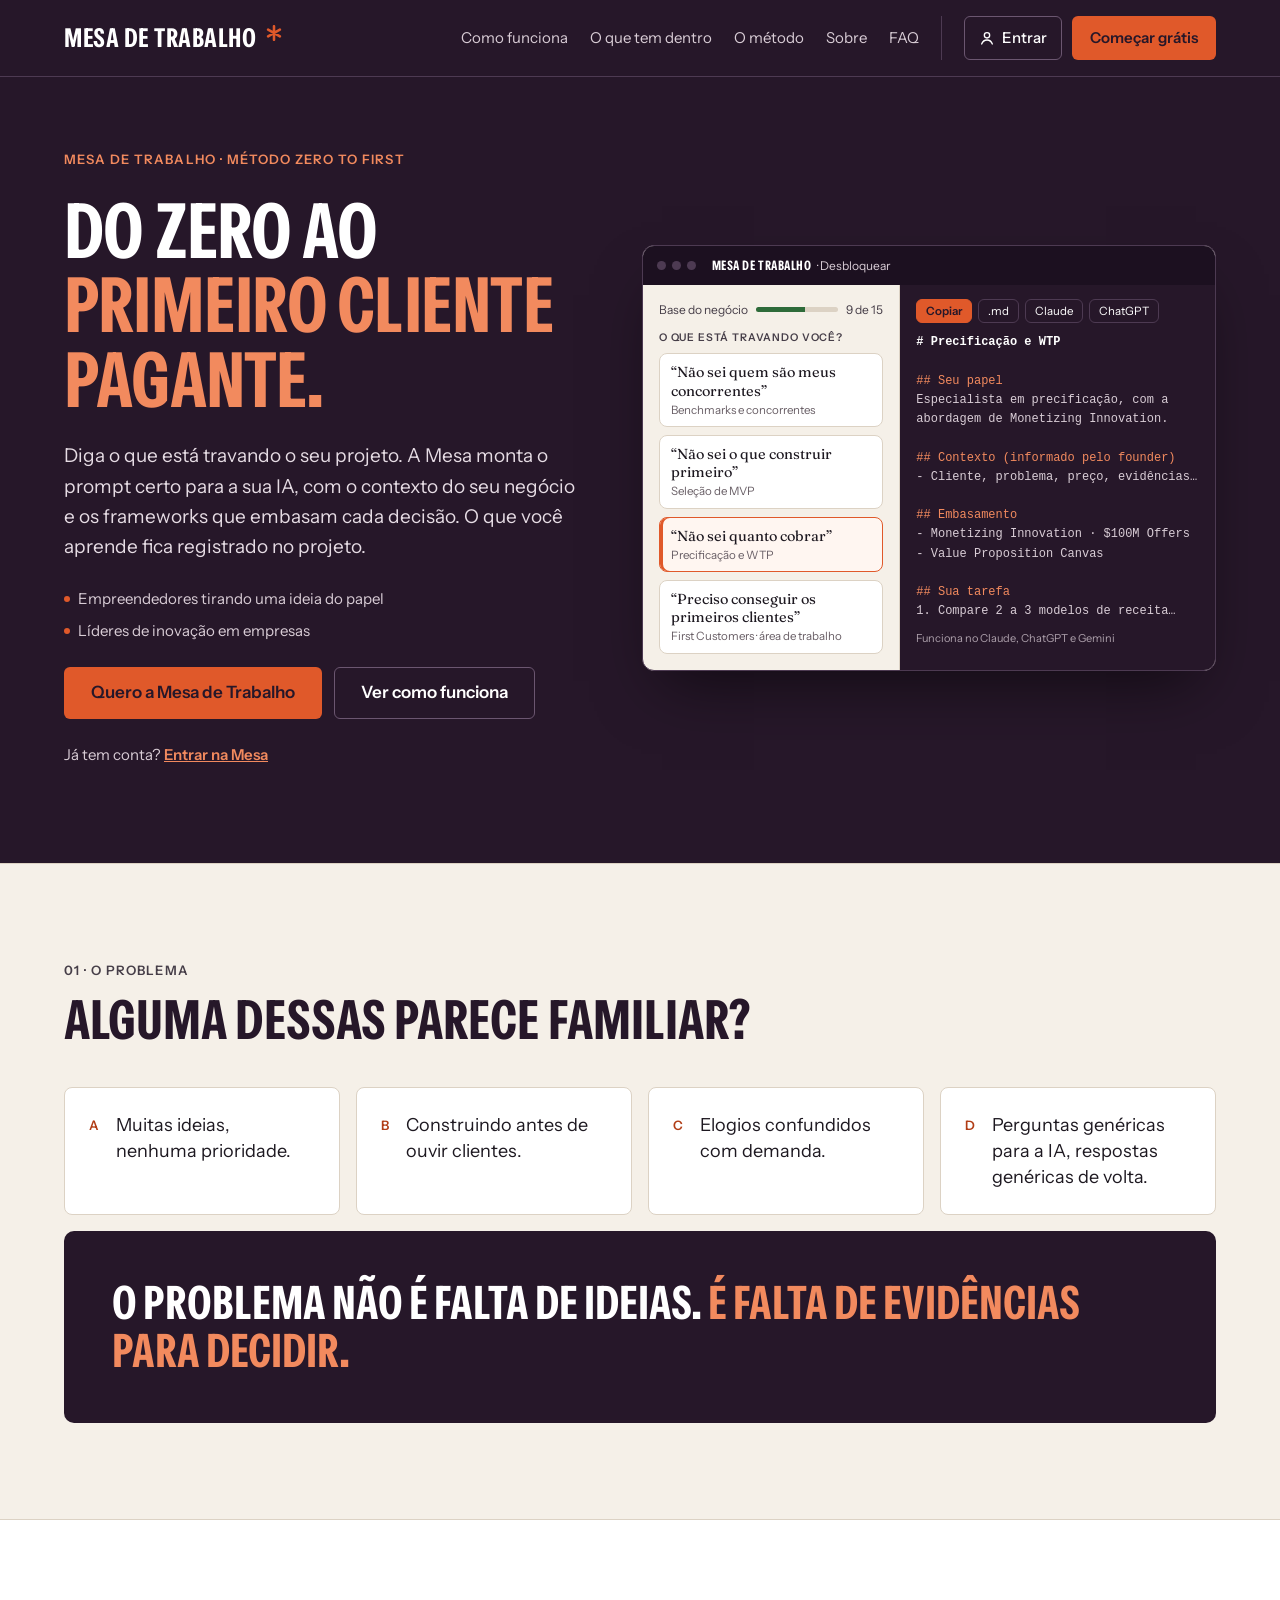
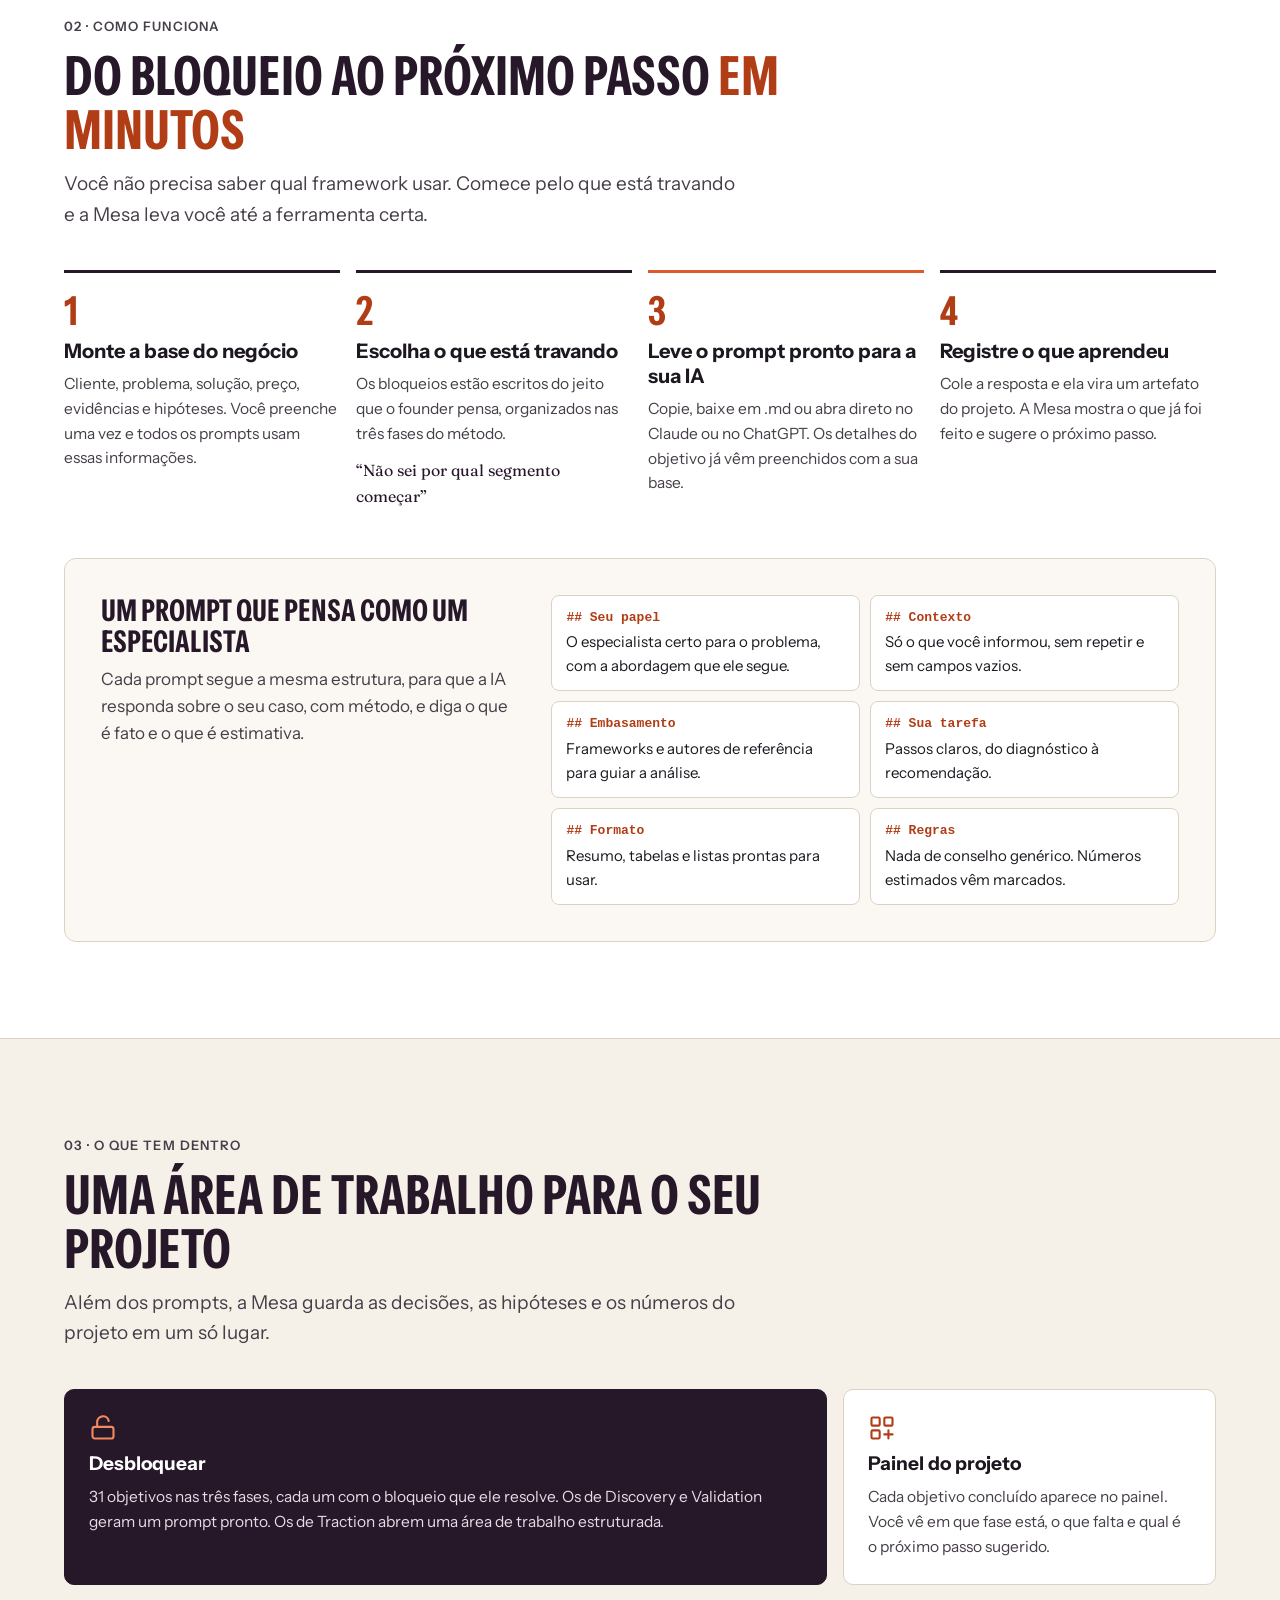
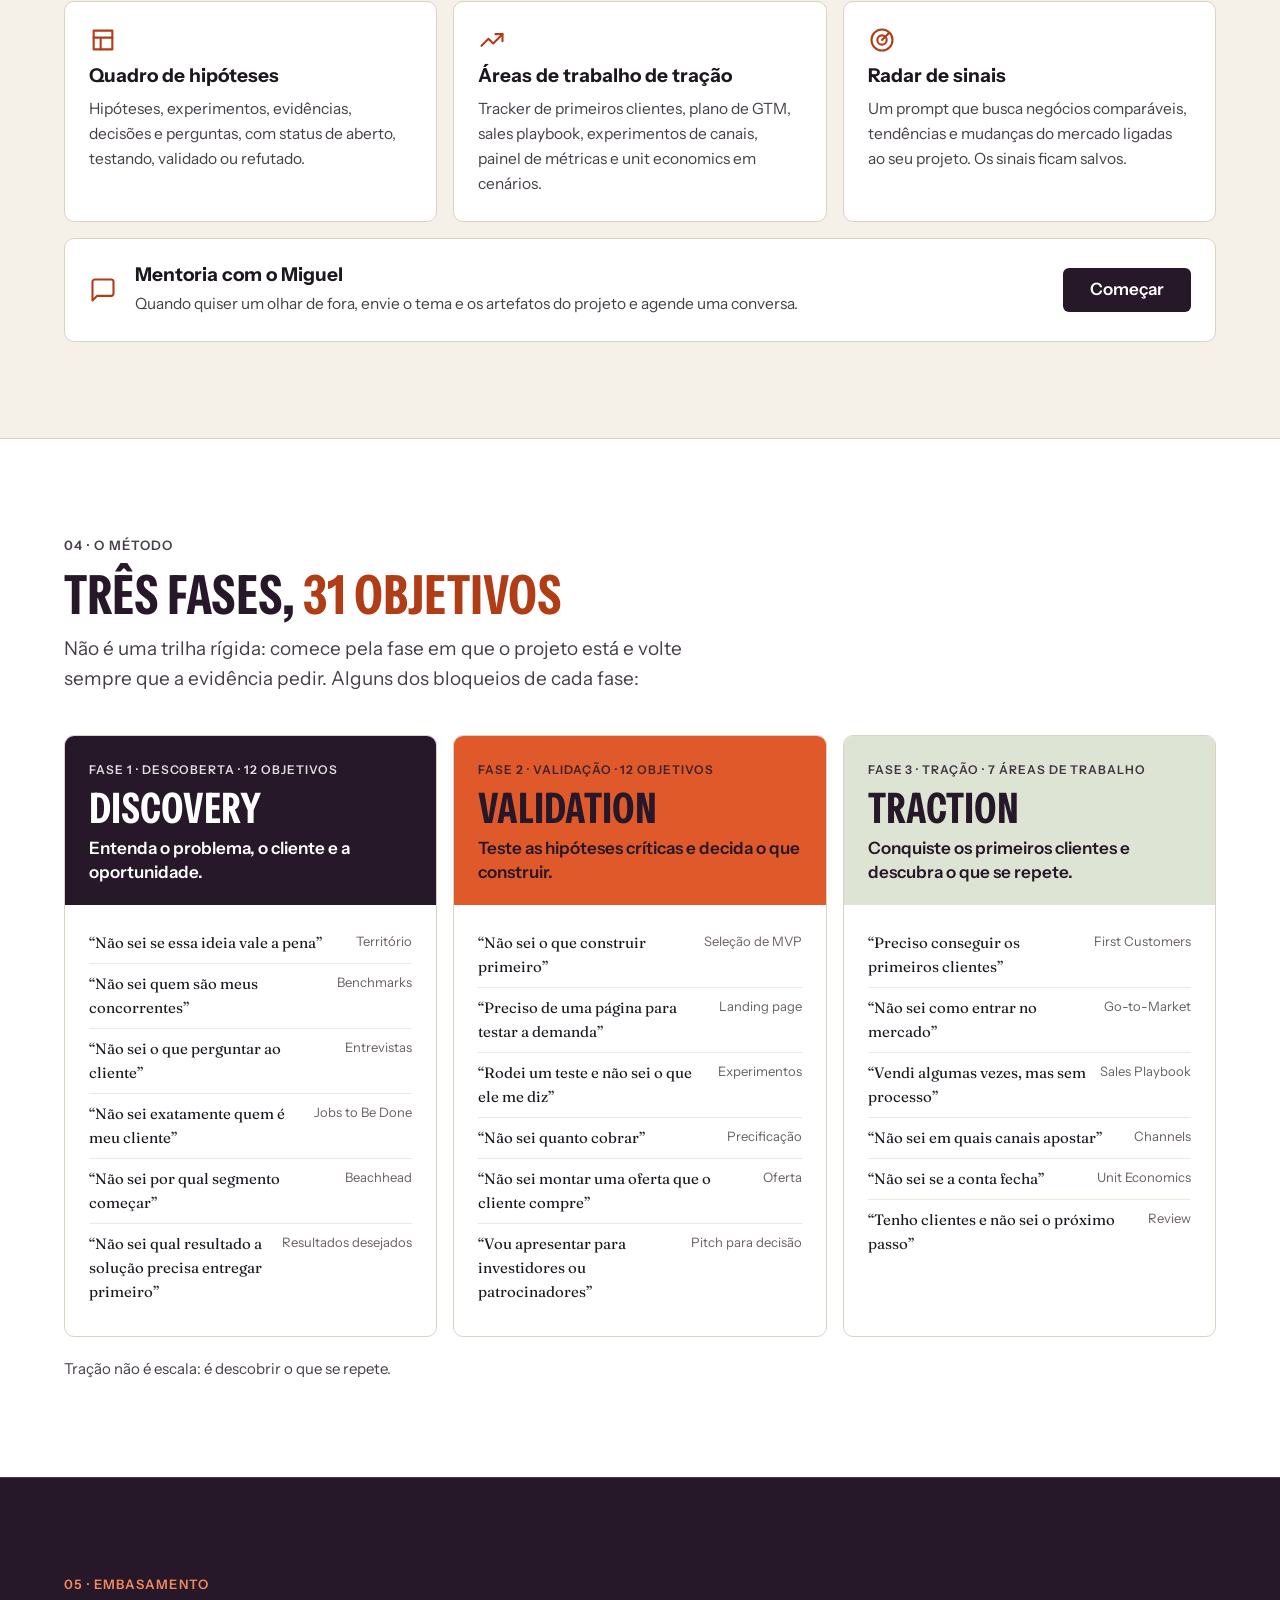
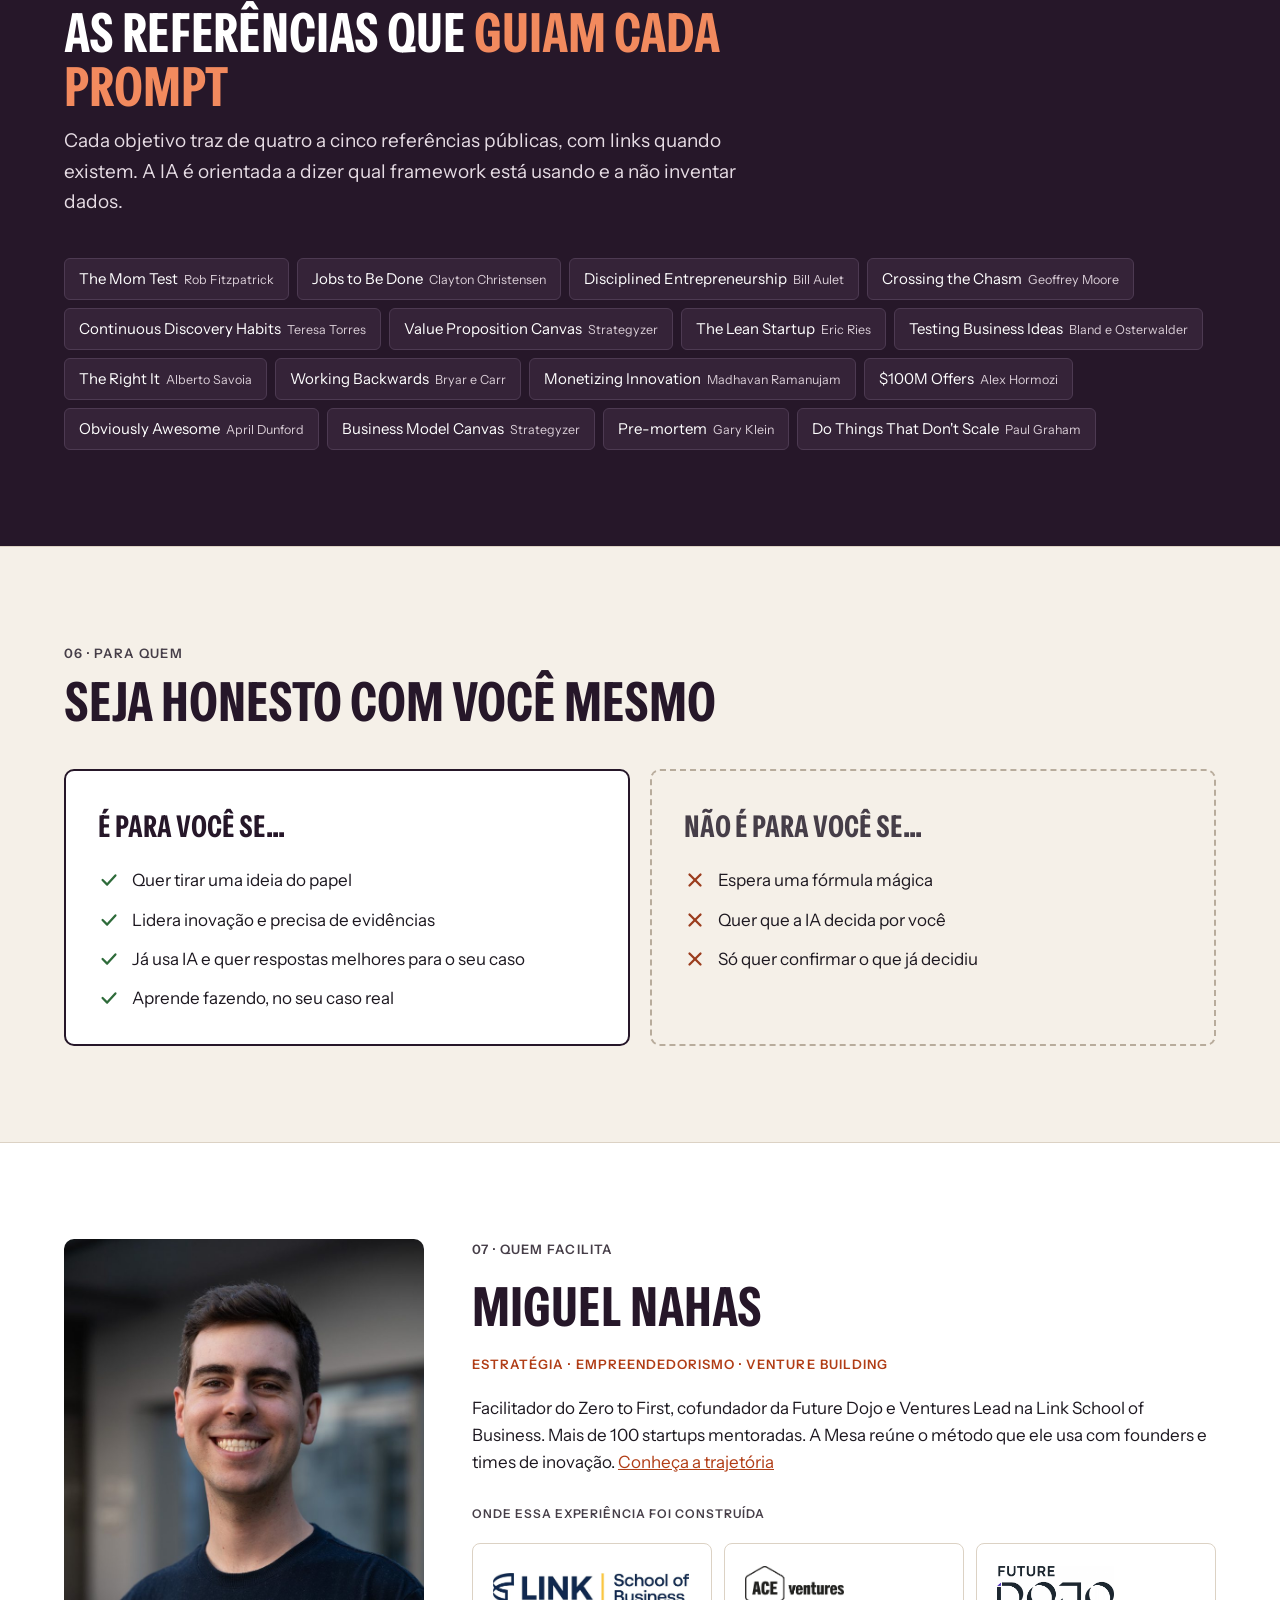
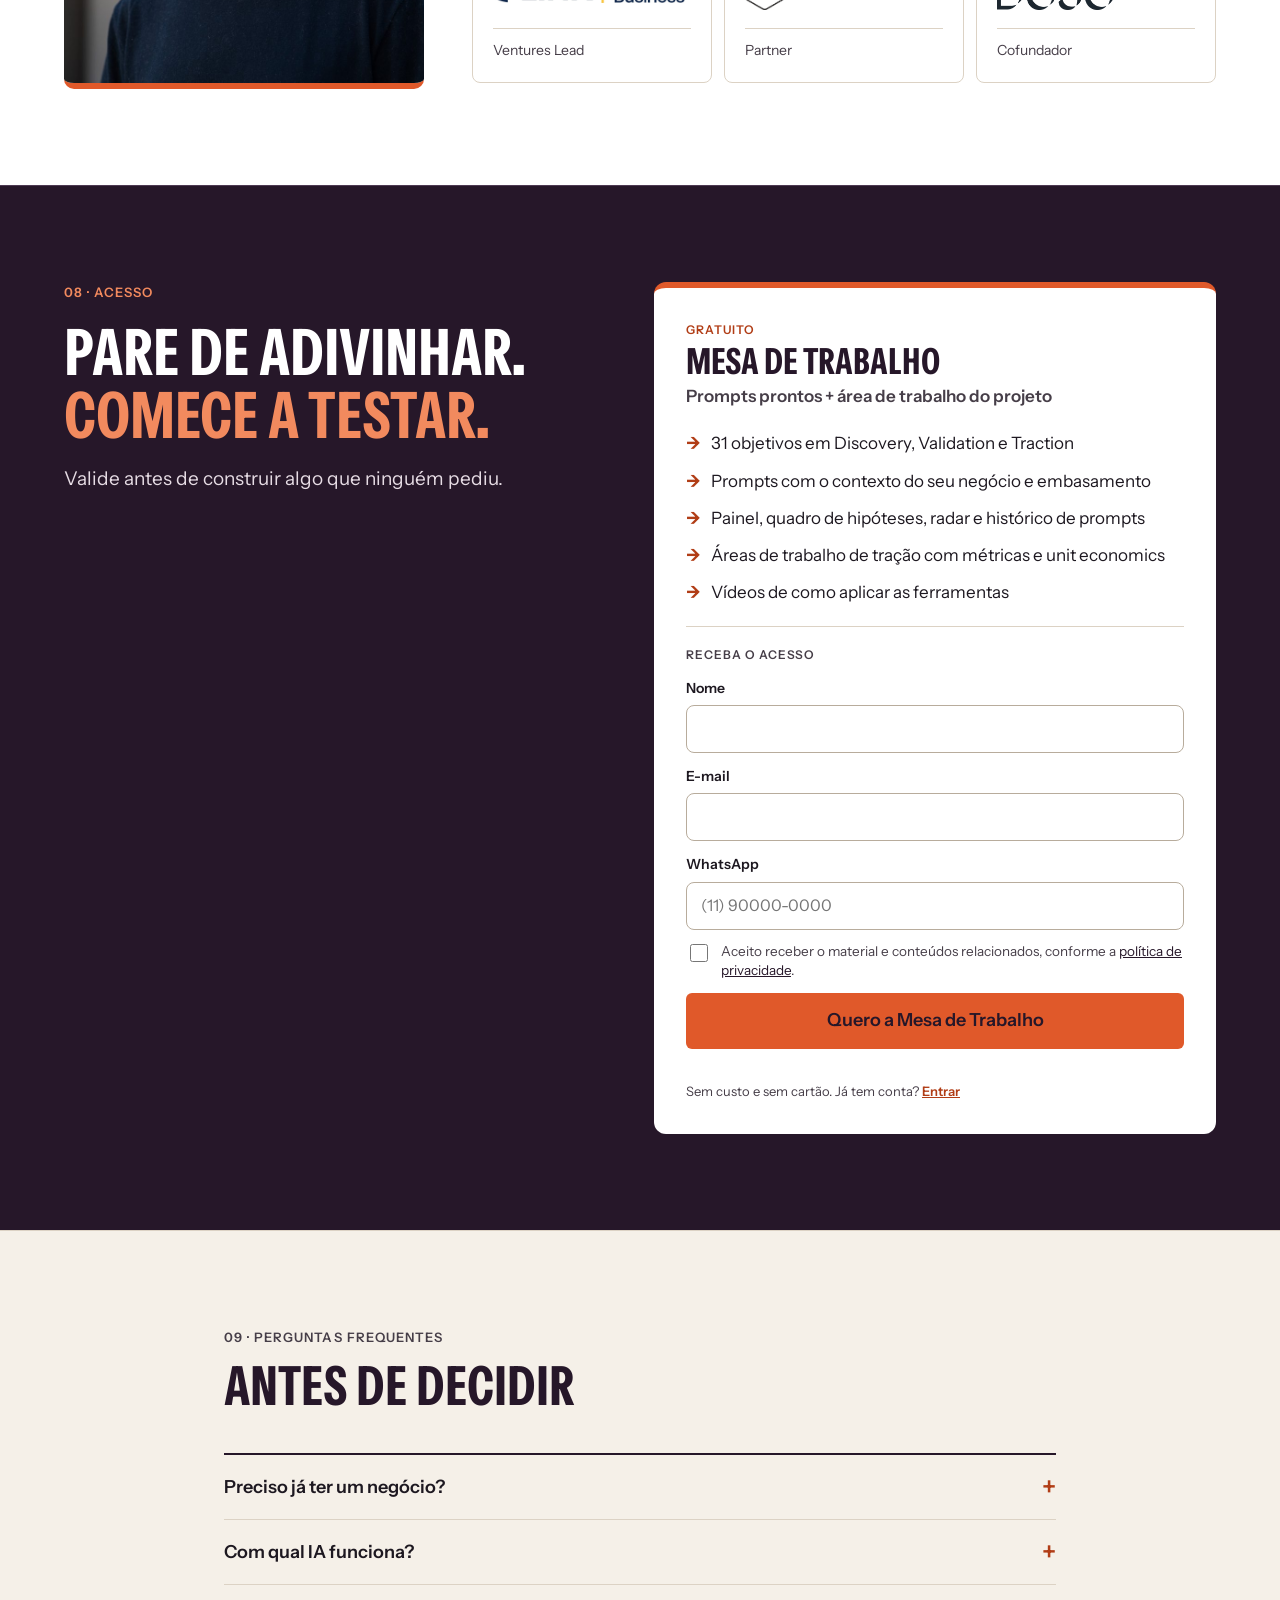
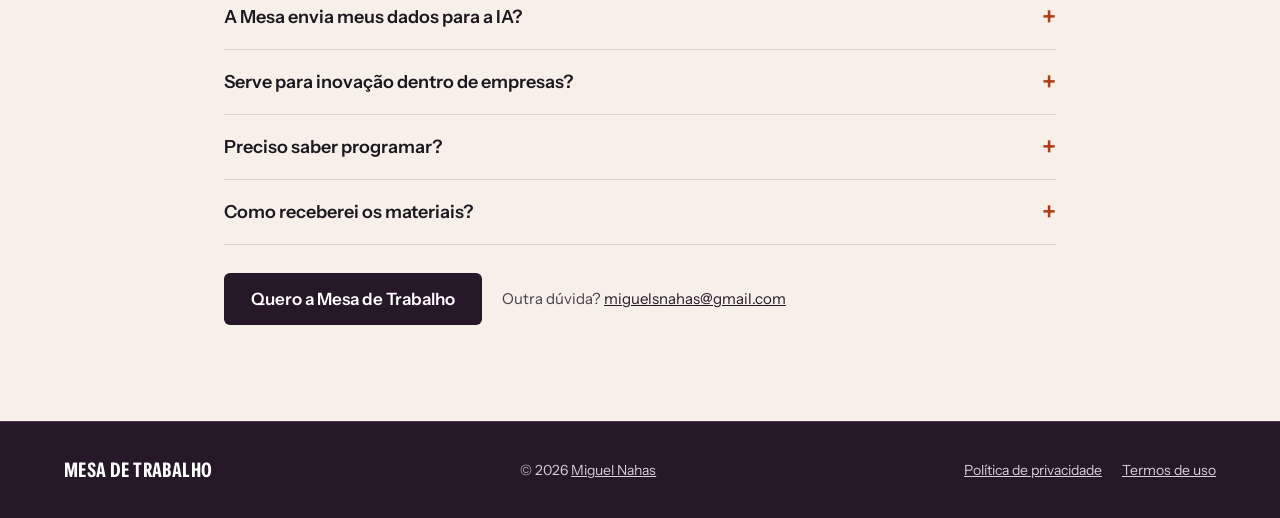
<file: index.html>
<!doctype html>
<html lang="pt-BR">
<head>
<meta charset="utf-8">
<meta name="viewport" content="width=device-width, initial-scale=1">
<title>Zero to First | Mesa de Trabalho</title>
<meta name="robots" content="noindex, follow">
<link rel="canonical" href="https://miguelsnahas-ai.github.io/zero-to-first/toolkit/">
<meta http-equiv="refresh" content="0; url=toolkit/">
<script>location.replace('toolkit/' + location.search + location.hash);</script>
</head>
<body>
<p>A Mesa de Trabalho do método Zero to First está em <a href="toolkit/">miguelsnahas-ai.github.io/zero-to-first/toolkit/</a>. O site do Miguel Nahas está em <a href="https://miguelsnahas-ai.github.io/">miguelsnahas-ai.github.io</a>.</p>
</body>
</html>
</file>
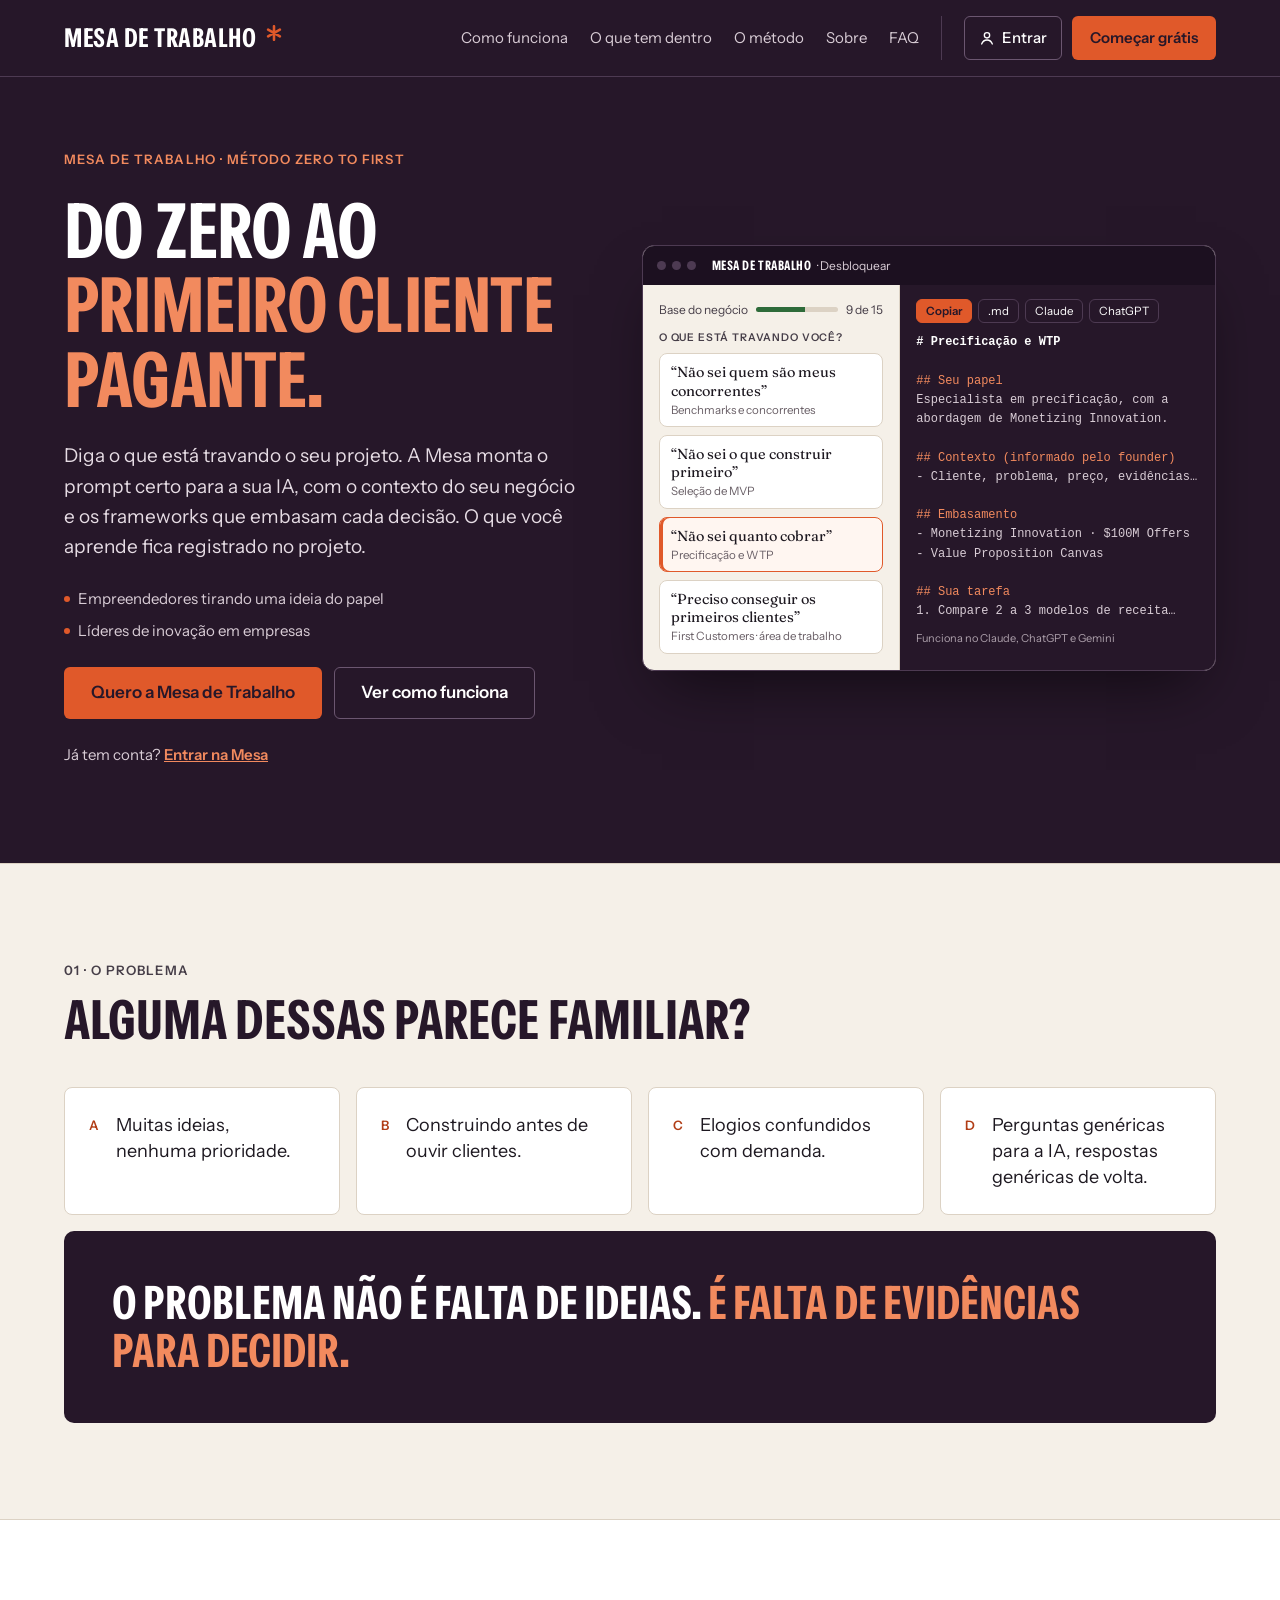
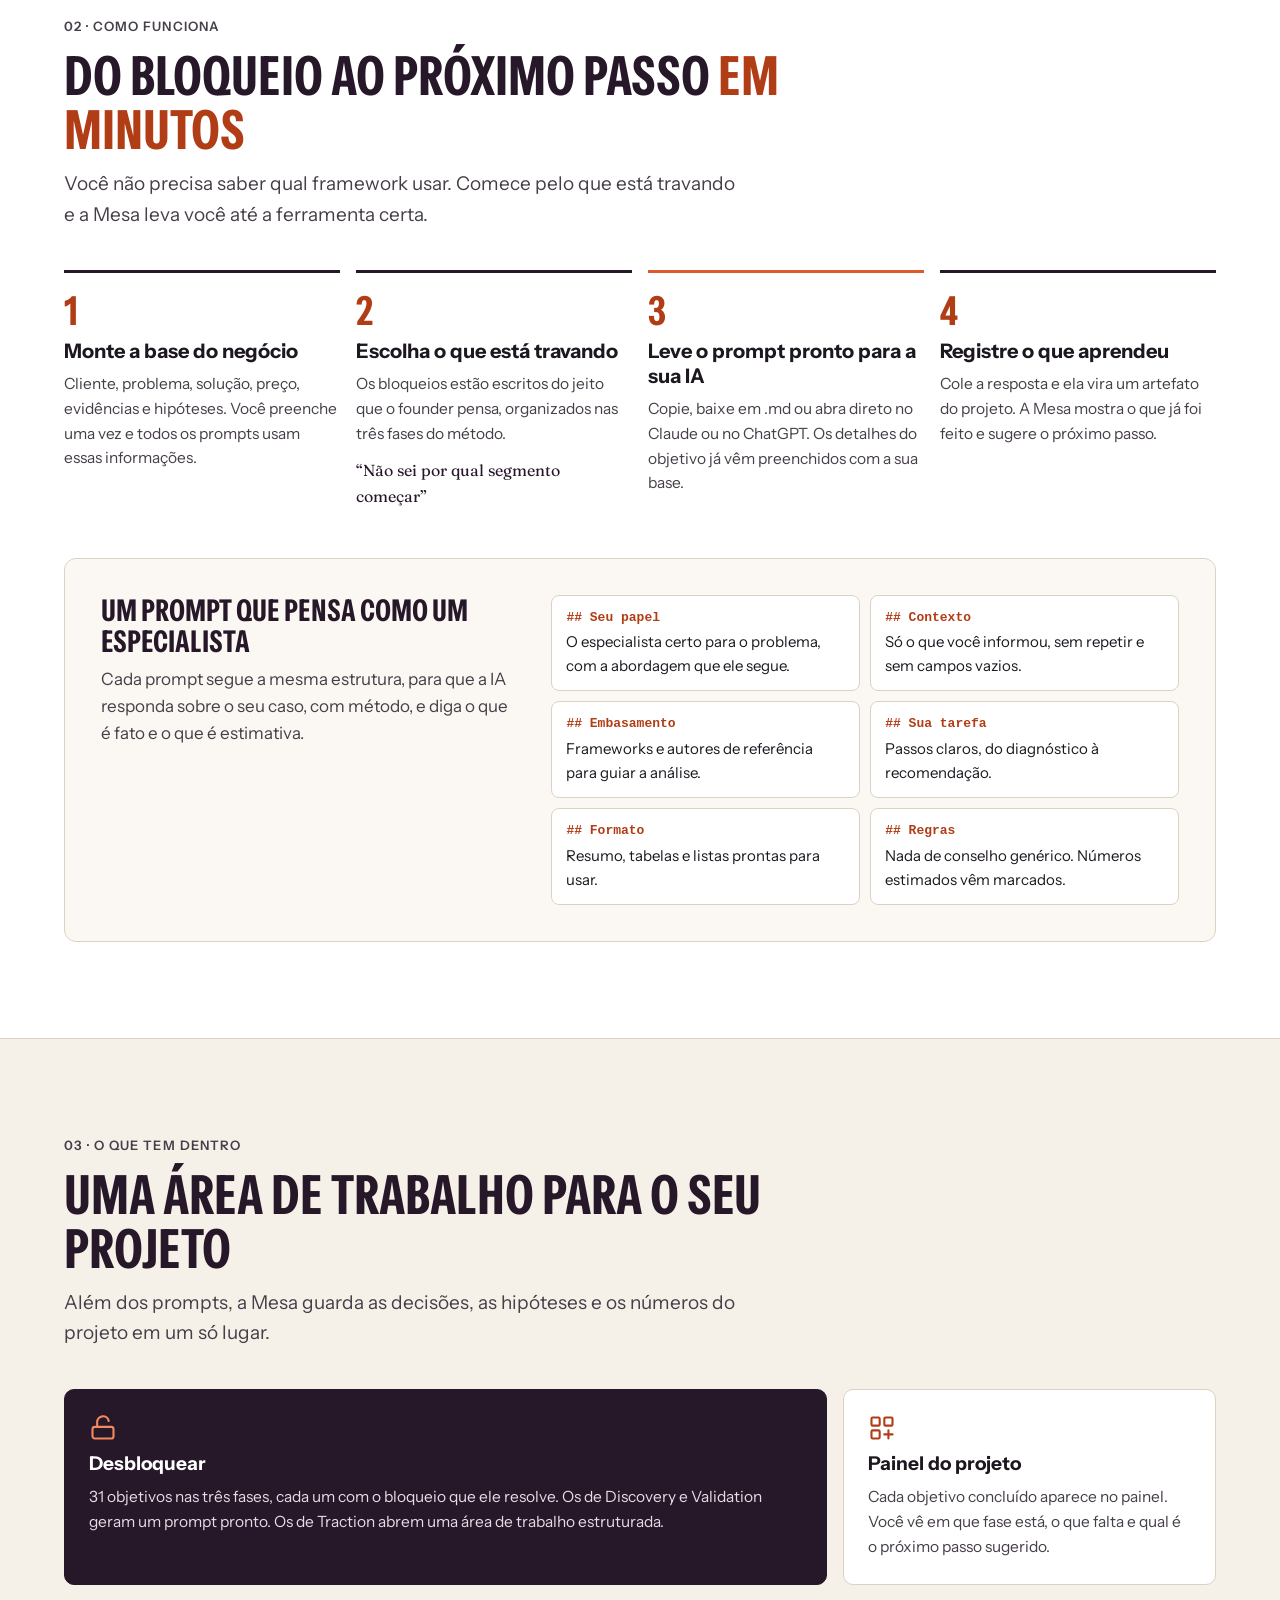
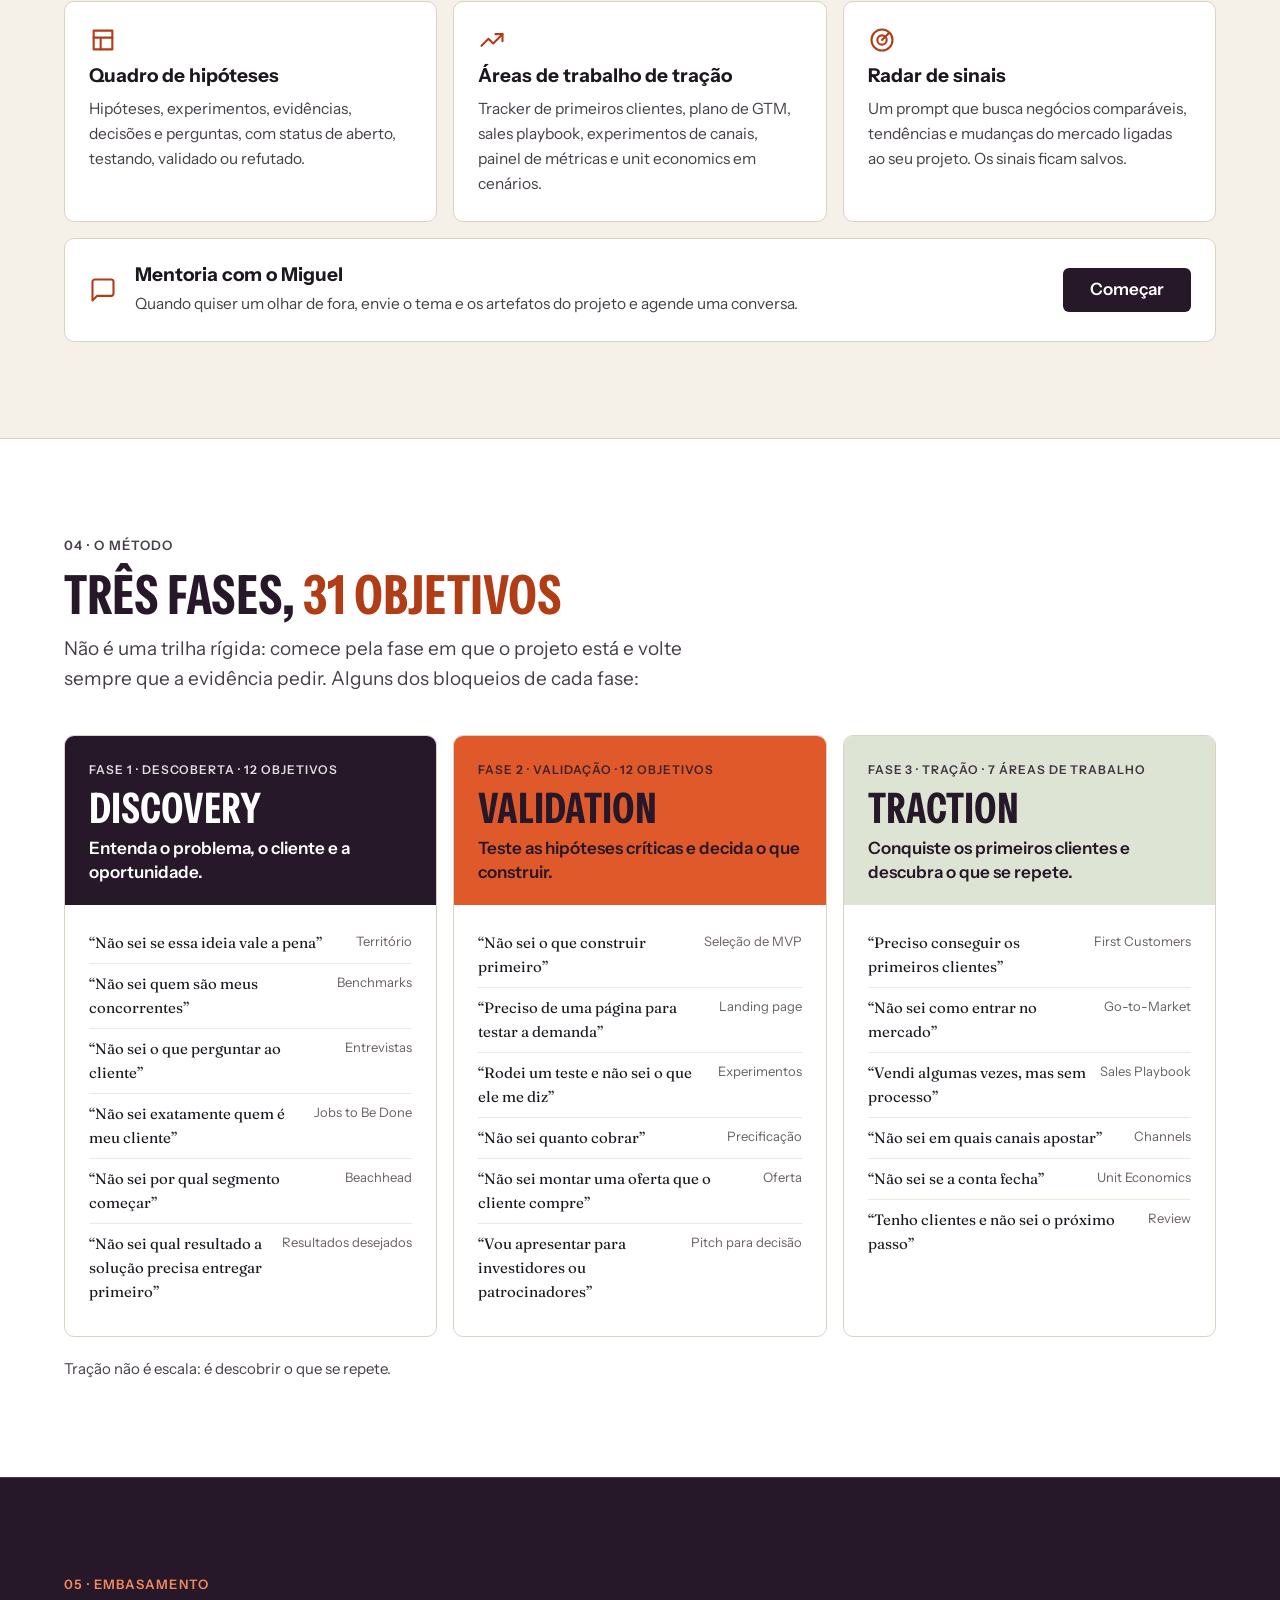
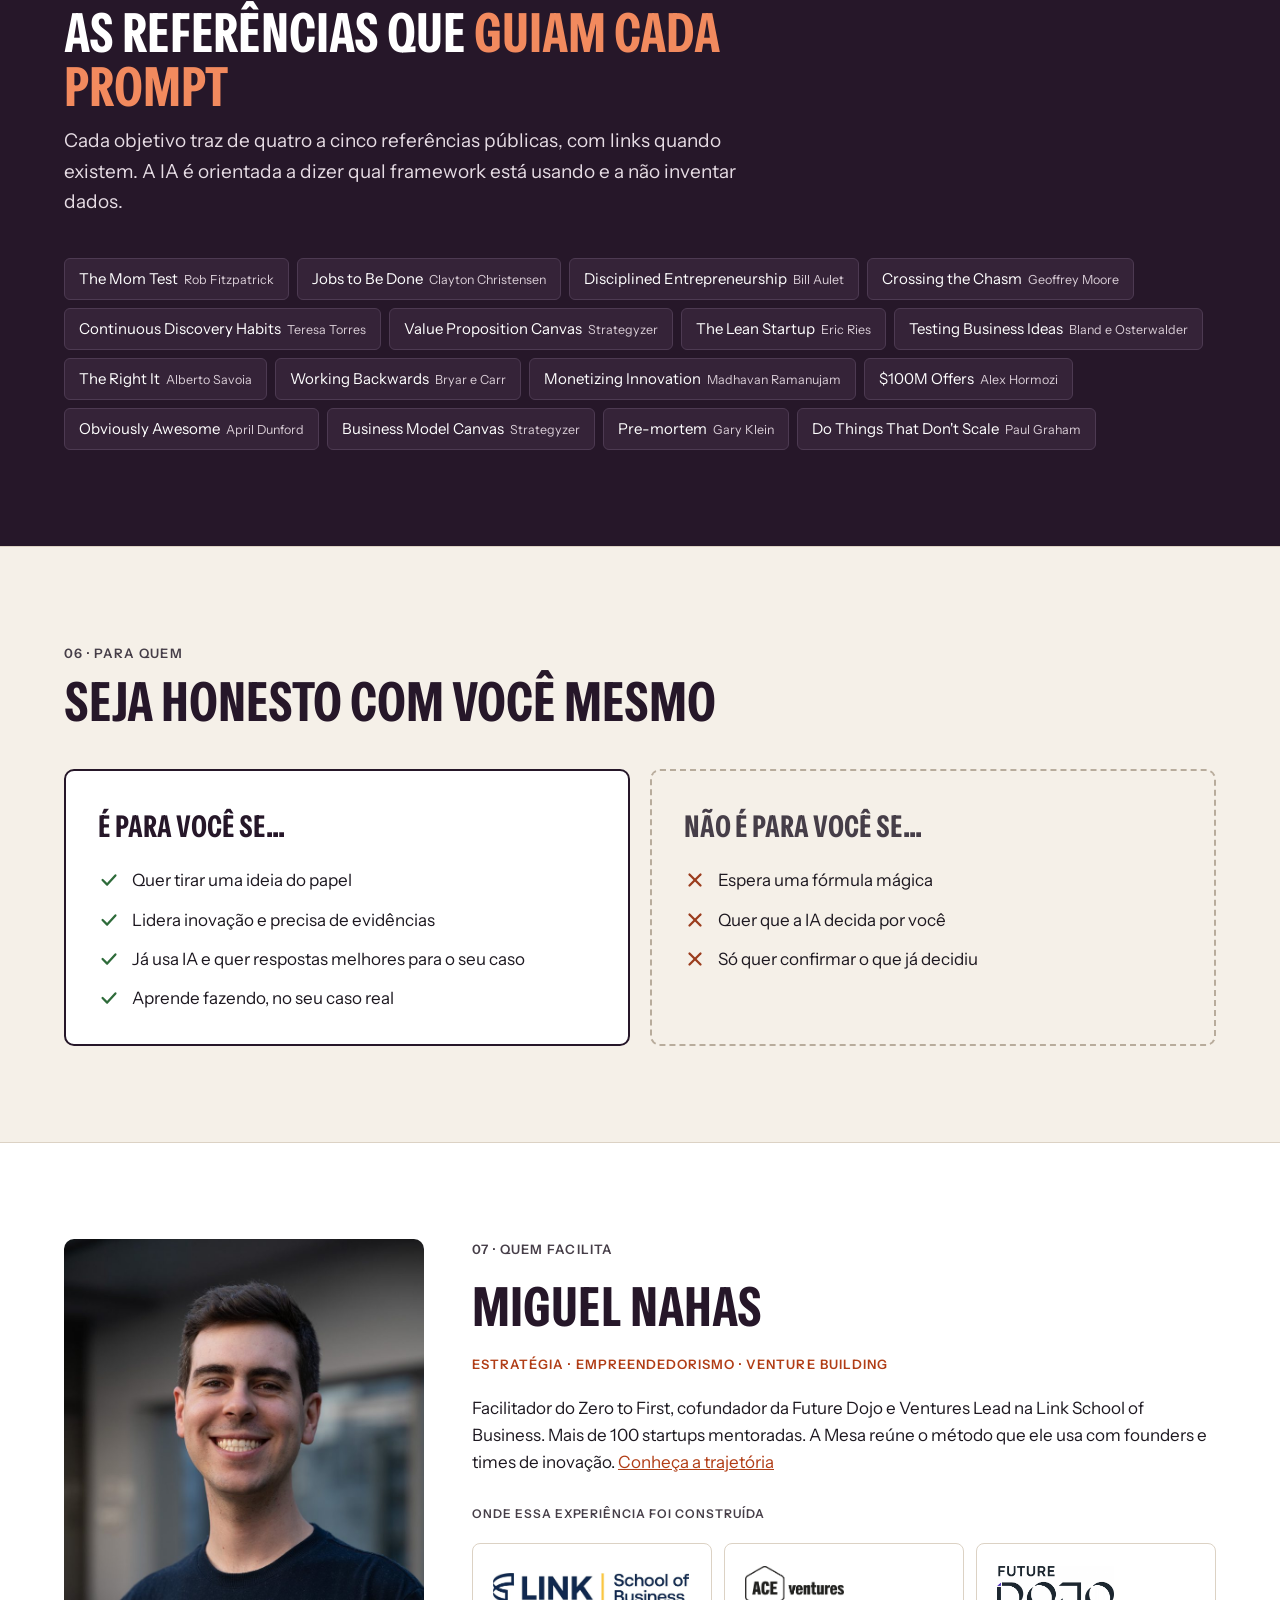
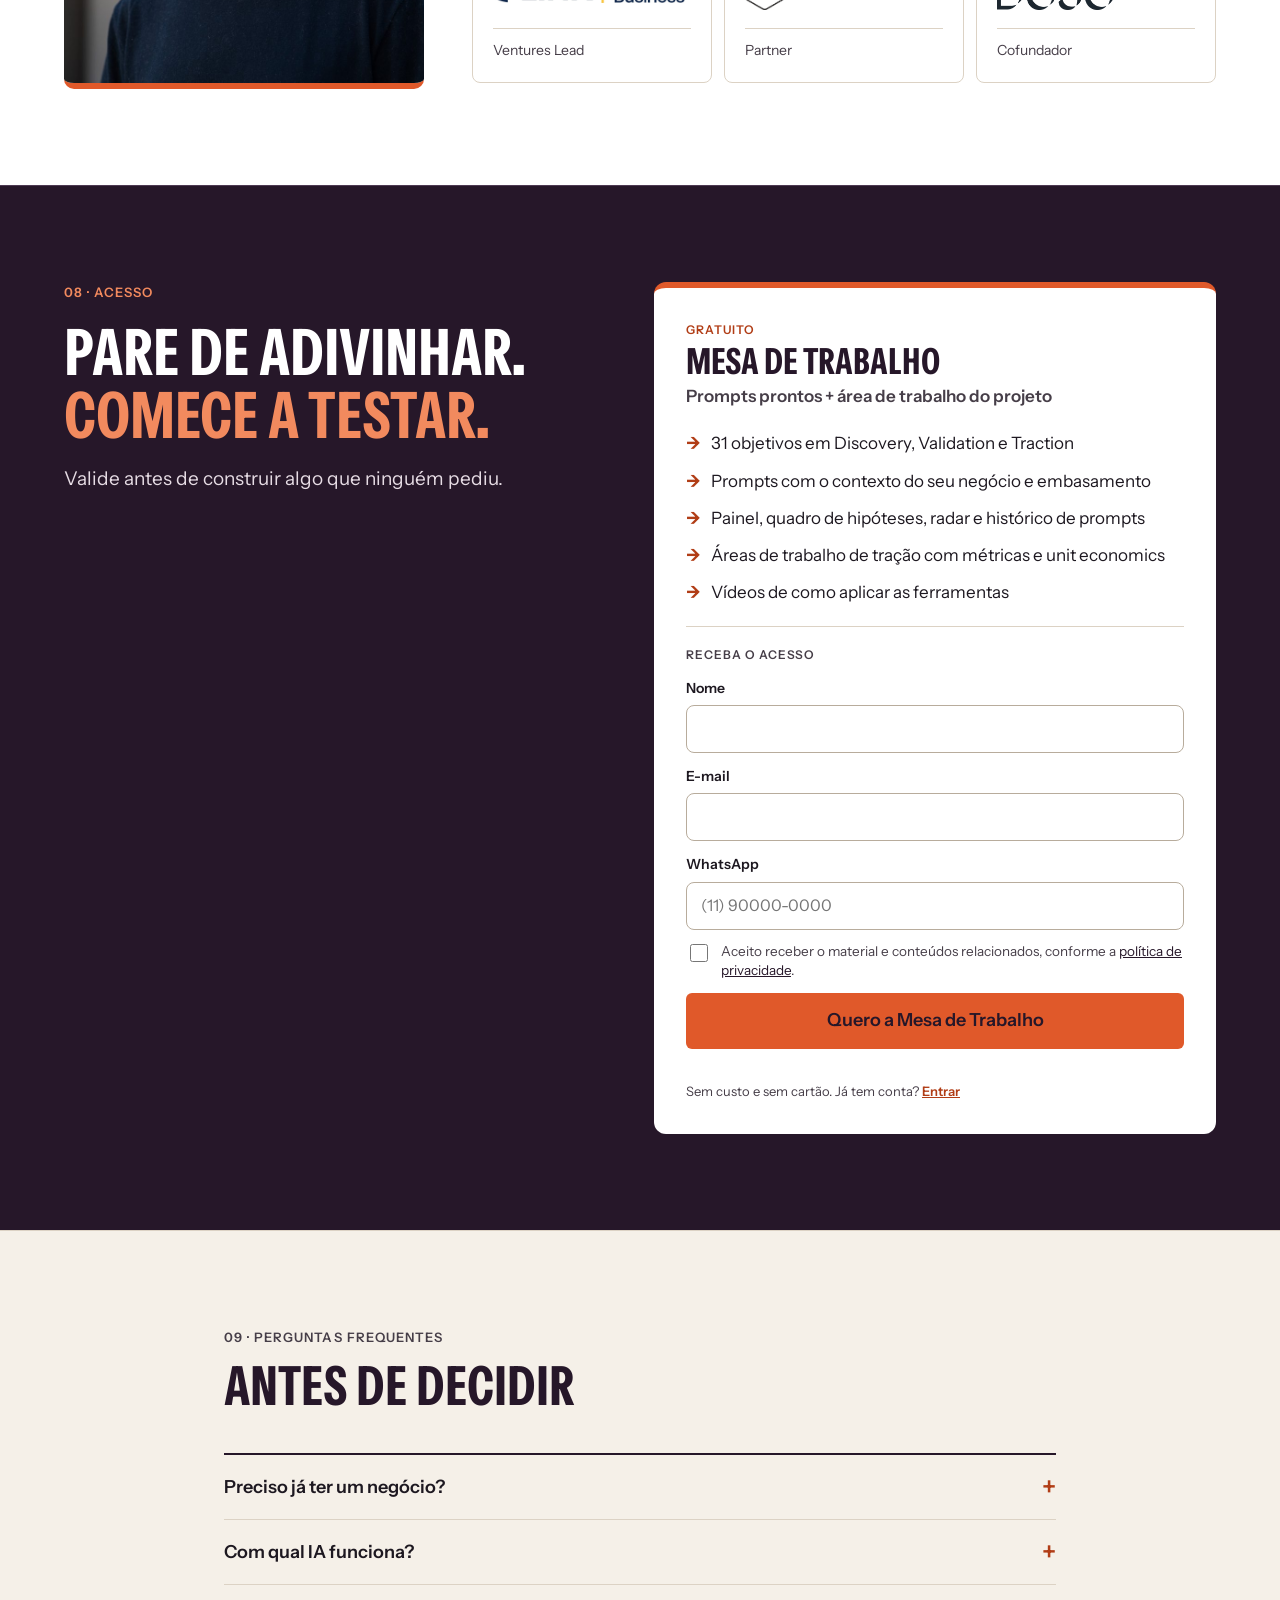
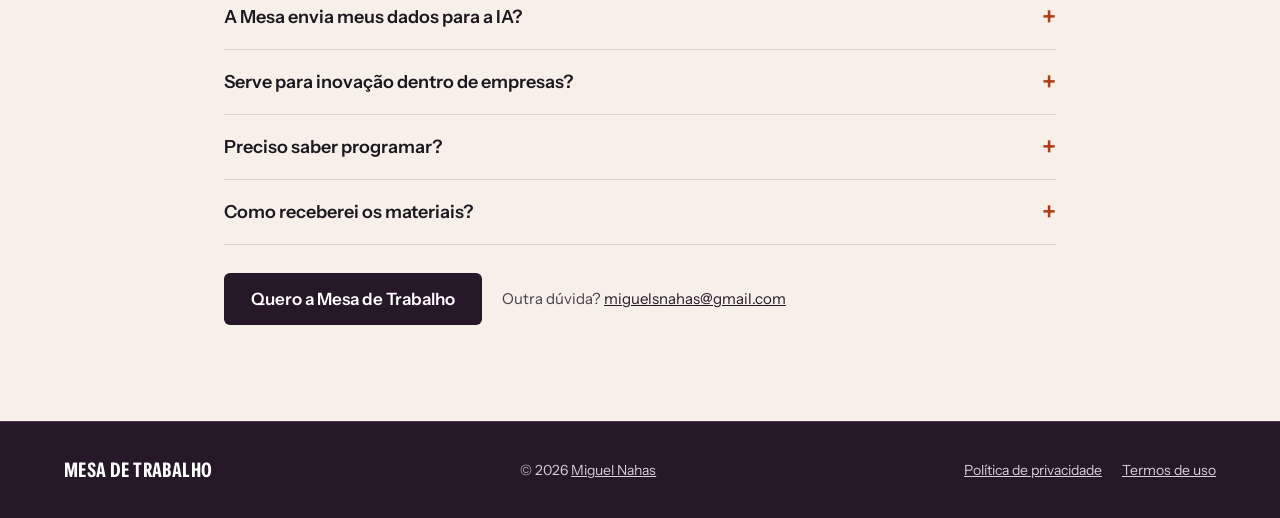
<file: toolkit/index.html>
<!doctype html>
<html lang="pt-BR">
<head>
<meta charset="utf-8">
<meta name="viewport" content="width=device-width, initial-scale=1">
<title>Mesa de Trabalho Zero to First: do zero ao primeiro cliente pagante | Miguel Nahas</title>
<meta name="description" content="Diga o que está travando o seu projeto e leve um prompt pronto para a sua IA, com o contexto do negócio e os frameworks certos. Do zero ao primeiro cliente pagante, uma decisão por vez.">
<meta property="og:type" content="website">
<meta property="og:title" content="Mesa de Trabalho Zero to First: do zero ao primeiro cliente pagante">
<meta property="og:description" content="Diga o que está travando o seu projeto e leve um prompt pronto para a sua IA, com o contexto do negócio e os frameworks certos.">
<meta property="og:image" content="https://miguelsnahas-ai.github.io/zero-to-first/assets/miguel-nahas.jpg">
<link rel="canonical" href="https://miguelsnahas-ai.github.io/zero-to-first/toolkit/">
<meta name="twitter:card" content="summary_large_image">
<meta name="theme-color" content="#261729">
<link rel="icon" href="data:image/svg+xml,%3Csvg xmlns='http://www.w3.org/2000/svg' viewBox='0 0 32 32'%3E%3Crect width='32' height='32' rx='6' fill='%23261729'/%3E%3Cpath d='M16 6v20M7.3 11l17.4 10M7.3 21l17.4-10' stroke='%23E0592A' stroke-width='3.6' stroke-linecap='round'/%3E%3C/svg%3E">
<!--
  CONFIGURAÇÃO
  1. Cadastro: o formulário da oferta envia nome, e-mail e WhatsApp para o serviço
     configurado em LEADS (no fim do arquivo). Sem serviço configurado, ele abre um
     e-mail pronto para miguelsnahas@gmail.com com os dados preenchidos.
  2. Pagamento: CHECKOUT_URL (no fim do arquivo). Vazio = cadastro gratuito.
  3. Analytics: cole aqui o snippet do Google Analytics / Tag Manager / Meta Pixel.
     Cada clique em CTA dispara o evento "cta_click" com o nome do botão (atributo data-cta).
-->
<link rel="preconnect" href="https://fonts.googleapis.com">
<link href="https://fonts.googleapis.com/css2?family=Fraunces:ital,opsz,wght@0,9..144,400..600;1,9..144,400..500&amp;family=Instrument+Sans:wdth,wght@75..100,400..700&amp;display=swap" rel="stylesheet">
<style>
:root{--plum:#261729;--plum2:#352338;--plumline:#4D3A52;--onplum:#D9CDD6;--soft:#E6DCE4;--paper:#F5F0E8;--card:#FBF8F3;--line:#DCD2C4;--ink:#1D1820;--ink2:#463E48;--or:#E0592A;--or2:#F28A5E;--orink:#B13D16;--sage:#DDE4D3;--ok:#2E6B3A}
*,*::before,*::after{box-sizing:border-box}
body{margin:0;background:var(--paper);color:var(--ink);font:17px/1.6 'Instrument Sans',system-ui,sans-serif;-webkit-font-smoothing:antialiased}
a{color:var(--plum)}
html{scroll-behavior:smooth}
img{max-width:100%}
.wrap{max-width:1200px;margin:0 auto;padding:96px 24px}
.sec{border-top:1px solid var(--line)}
.sec.white{background:#FFF}
.sec.dark{background:var(--plum);color:#FFF;border-top-color:var(--plumline)}
.kicker{margin:0;font-weight:600;font-size:13px;letter-spacing:.08em;text-transform:uppercase;color:var(--ink2)}
.dark .kicker{color:var(--or2)}
.h2{margin:0;font-stretch:75%;font-weight:700;font-size:clamp(36px,4.5vw,54px);line-height:1;text-transform:uppercase;color:var(--plum)}
.dark .h2{color:#FFF}
.h2 em{font-style:normal;color:var(--orink)}
.dark .h2 em{color:var(--or2)}
.lead{margin:0;font-size:19px;color:var(--ink2);max-width:680px}
.dark .lead{color:var(--soft)}
.head{display:flex;flex-direction:column;gap:12px;max-width:780px;margin-bottom:40px}
.mono{font-weight:600;letter-spacing:.08em;text-transform:uppercase}
.tbd{display:inline-block;background:#F8D9C6;color:#8A2F10;border:1px dashed #B13D16;border-radius:4px;padding:1px 8px;font-size:.85em;font-weight:500;line-height:1.5}
.btn{display:inline-flex;align-items:center;justify-content:center;min-height:52px;padding:0 26px;border-radius:6px;font-weight:600;font-size:17px;text-decoration:none;border:1.5px solid transparent}
.btn-or{background:var(--or);color:var(--plum)}.btn-or:hover{background:#EA6D41;color:var(--plum)}
.btn-ghost{border-color:#6B5670;color:#FFF}.btn-ghost:hover{border-color:#FFF;color:#FFF}
.btn-dark{background:var(--plum);color:#FFF}.btn-dark:hover{background:var(--plum2);color:#FFF}
summary{cursor:pointer;list-style:none}
summary::-webkit-details-marker{display:none}
details[open] .plus{transform:rotate(45deg)}
a:focus-visible,summary:focus-visible,button:focus-visible{outline:3px solid var(--or);outline-offset:3px}
[hidden]{display:none !important}

/* nav */
.nav{background:var(--plum);color:#FFF;border-bottom:1px solid var(--plumline)}
.nav nav{max-width:1200px;margin:0 auto;padding:16px 24px;display:flex;flex-wrap:wrap;align-items:center;justify-content:space-between;gap:12px 24px}
.brand{text-decoration:none;color:#FFF;display:flex;align-items:center;gap:10px}
.brand span{font-stretch:75%;font-weight:700;font-size:26px;letter-spacing:.02em;line-height:1}
.nav-r{display:flex;flex-wrap:wrap;align-items:center;gap:6px 22px;font-size:15px}
.nav-sec{display:flex;flex-wrap:wrap;gap:6px 22px}
.nav-sec a{color:var(--onplum);text-decoration:none}
.nav-sec a:hover,.nav-login:hover{color:#FFF}
.nav-act{display:flex;align-items:center;gap:10px;padding-left:22px;border-left:1px solid var(--plumline)}
.nav-login{display:inline-flex;align-items:center;gap:7px;min-height:44px;padding:0 14px;border:1.5px solid #6B5670;border-radius:6px;color:#FFF;text-decoration:none;font-weight:500}
.nav-signup{display:inline-flex;align-items:center;min-height:44px;padding:0 18px;background:var(--or);color:var(--plum);text-decoration:none;border-radius:6px;font-weight:600}
.nav-signup:hover{background:var(--or2)}
@media (max-width:960px){.nav-sec{display:none}.nav-act{padding-left:0;border-left:0}}
@media (max-width:440px){.nav-login,.nav-signup{padding:0 12px;font-size:14px}}

/* hero */
.hero{background:var(--plum);color:#FFF}
.hero .wrap{padding:72px 24px 96px;display:grid;grid-template-columns:minmax(0,1fr) minmax(0,1.1fr);gap:56px;align-items:center}
.hero h1{margin:0;font-stretch:75%;font-weight:700;font-size:clamp(44px,6vw,76px);line-height:.98;letter-spacing:-.01em;text-transform:uppercase}
.hero h1 span{color:var(--or2)}
.hero-copy{display:flex;flex-direction:column;gap:24px}
.hero-copy .lead{color:var(--soft)}
.ctas{display:flex;flex-wrap:wrap;gap:12px}
.aud{display:flex;flex-wrap:wrap;gap:8px 18px;margin:0;padding:0;list-style:none;font-size:15px;color:var(--onplum)}
.aud li{display:flex;gap:8px;align-items:center}
.aud li::before{content:"";width:6px;height:6px;border-radius:50%;background:var(--or)}
.login{margin:0;font-size:15px;color:var(--onplum)}
.login a{color:var(--or2);font-weight:600}
@media (max-width:980px){.hero .wrap{grid-template-columns:1fr}}

/* mock do produto */
.app{background:#F5F0E8;color:var(--ink);border-radius:12px;overflow:hidden;box-shadow:0 30px 60px -20px rgba(0,0,0,.55);border:1px solid var(--plumline);font-size:14px;line-height:1.45}
.app-bar{display:flex;align-items:center;gap:6px;padding:10px 14px;background:#1C1020;color:var(--onplum);font-size:12px}
.app-bar i{width:9px;height:9px;border-radius:50%;background:var(--plumline)}
.app-bar b{margin-left:10px;font-stretch:75%;letter-spacing:.04em;color:#FFF;font-size:13px}
.app-body{display:grid;grid-template-columns:minmax(0,.9fr) minmax(0,1.1fr)}
.app-l{padding:16px;display:flex;flex-direction:column;gap:8px;border-right:1px solid var(--line)}
.app-l .mono{font-size:10.5px;color:var(--ink2)}
.blk{padding:9px 11px;border-radius:8px;border:1.5px solid var(--line);background:#FFF;font-family:'Fraunces',serif;font-size:14.5px;line-height:1.25}
.blk small{display:block;font-family:'Instrument Sans',sans-serif;font-size:11.5px;color:#695F66;margin-top:3px}
.blk.on{border-color:var(--or);background:#FFF6F1;box-shadow:inset 3px 0 0 var(--or)}
.base{display:flex;align-items:center;gap:8px;font-size:12px;color:var(--ink2);margin-bottom:4px}
.base .bar{flex:1;height:5px;border-radius:3px;background:var(--line);overflow:hidden}
.base .bar span{display:block;width:60%;height:100%;background:var(--ok)}
.app-r{background:var(--plum);color:var(--onplum);padding:14px 16px;display:flex;flex-direction:column;gap:10px;min-width:0}
.app-r .tools{display:flex;flex-wrap:wrap;gap:6px}
.app-r .tools span{border:1px solid var(--plumline);border-radius:6px;padding:3px 9px;font-size:11.5px;color:#FFF}
.app-r .tools span.c{background:var(--or);border-color:var(--or);color:var(--plum);font-weight:600}
.app-r pre{margin:0;font:12px/1.6 ui-monospace,Menlo,Consolas,monospace;white-space:pre-wrap;color:var(--onplum)}
.app-r pre b{color:#FFF}
.app-r pre i{font-style:normal;color:var(--or2)}
.app-r .meta{font-size:11px;opacity:.75}
@media (max-width:560px){.app-body{grid-template-columns:1fr}.app-l{border-right:0;border-bottom:1px solid var(--line)}.blk.hide-s{display:none}}

/* problema */
.pains{display:grid;grid-template-columns:repeat(auto-fit,minmax(min(100%,240px),1fr));gap:16px}
.pain{background:#FFF;border:1px solid var(--line);border-radius:8px;padding:24px;display:flex;gap:16px}
.pain span{font-weight:600;letter-spacing:.08em;font-size:13px;color:var(--orink);padding-top:3px}
.pain p{margin:0;font-size:18px;line-height:1.45}
.punch{margin-top:16px;background:var(--plum);color:#FFF;border-radius:10px;padding:clamp(28px,4vw,48px)}
.punch p{margin:0;font-stretch:75%;font-weight:700;font-size:clamp(30px,4vw,46px);line-height:1.05;text-transform:uppercase}
.punch span{color:var(--or2)}

/* como funciona */
.steps{display:grid;grid-template-columns:repeat(4,minmax(0,1fr));gap:16px;margin:0;padding:0;list-style:none;counter-reset:s}
.step{border-top:3px solid var(--plum);padding-top:18px;display:flex;flex-direction:column;gap:8px}
.step:nth-child(3){border-top-color:var(--or)}
.step .n{font-stretch:75%;font-weight:700;font-size:40px;line-height:1;color:var(--orink)}
.step h3{margin:0;font-size:20px;line-height:1.25}
.step p{margin:0;font-size:15.5px;color:var(--ink2)}
.step .ex{margin-top:4px;font-family:'Fraunces',serif;font-size:16px;color:var(--plum)}
@media (max-width:980px){.steps{grid-template-columns:repeat(2,minmax(0,1fr))}}
@media (max-width:560px){.steps{grid-template-columns:1fr}}
.anatomy{margin-top:48px;display:grid;grid-template-columns:minmax(0,.8fr) minmax(0,1.2fr);gap:32px;align-items:start;background:var(--card);border:1px solid var(--line);border-radius:12px;padding:clamp(22px,3vw,36px)}
.anatomy h3{margin:0 0 8px;font-stretch:75%;font-weight:700;font-size:30px;line-height:1.05;text-transform:uppercase;color:var(--plum)}
.anatomy p{margin:0;color:var(--ink2)}
.parts{margin:0;padding:0;list-style:none;display:grid;grid-template-columns:repeat(2,minmax(0,1fr));gap:10px}
.parts li{background:#FFF;border:1px solid var(--line);border-radius:8px;padding:12px 14px;font-size:15px}
.parts b{display:block;font-family:ui-monospace,Menlo,monospace;font-size:13px;color:var(--orink);margin-bottom:2px}
@media (max-width:800px){.anatomy{grid-template-columns:1fr}.parts{grid-template-columns:1fr}}

/* recursos */
.feats{display:grid;grid-template-columns:repeat(3,minmax(0,1fr));gap:16px}
.feat{background:#FFF;border:1px solid var(--line);border-radius:10px;padding:24px;display:flex;flex-direction:column;gap:10px}
.feat svg{width:28px;height:28px;color:var(--orink)}
.feat h3{margin:0;font-size:19px;line-height:1.25}
.feat p{margin:0;font-size:15.5px;color:var(--ink2)}
.feat.big{grid-column:span 2;background:var(--plum);color:#FFF;border-color:var(--plum)}
.feat.big p{color:var(--soft)}
.feat.big svg{color:var(--or2)}
.feat.wide{grid-column:1/-1;display:grid;grid-template-columns:auto 1fr auto;align-items:center;gap:6px 18px}
.feat.wide p{grid-column:2}
.feat.wide h3{grid-column:2}
.feat.wide svg{grid-row:1/3}
.feat.wide .btn{grid-row:1/3;grid-column:3;min-height:44px}
@media (max-width:980px){.feats{grid-template-columns:repeat(2,minmax(0,1fr))}}
@media (max-width:620px){.feat.wide{display:flex}}
@media (max-width:620px){.feats{grid-template-columns:1fr}.feat.big{grid-column:auto}}

/* fases */
.phases{display:grid;grid-template-columns:repeat(3,minmax(0,1fr));gap:16px}
.ph{background:#FFF;border:1px solid var(--line);border-radius:10px;overflow:hidden;display:flex;flex-direction:column}
.ph-h{padding:24px 24px 20px;display:flex;flex-direction:column;gap:8px;background:var(--plum);color:#FFF}
.ph:nth-child(2) .ph-h{background:var(--or);color:var(--plum)}
.ph:nth-child(3) .ph-h{background:var(--sage);color:var(--plum)}
.ph-h .mono{font-size:12px;opacity:.85}
.ph-h h3{margin:0;font-stretch:75%;font-weight:700;font-size:42px;line-height:1;text-transform:uppercase}
.ph-h p{margin:0;font-weight:600;line-height:1.4}
.ph ul{margin:0;padding:18px 24px 24px;list-style:none;display:flex;flex-direction:column;gap:0}
.ph li{padding:8px 0;border-bottom:1px solid #EFE8DD;font-size:15px;display:flex;justify-content:space-between;gap:10px}
.ph li:last-child{border-bottom:0}
.ph li q{font-family:'Fraunces',serif;quotes:"“" "”";color:var(--ink)}
.ph li small{color:#695F66;white-space:nowrap;font-size:13px}
.note{margin:20px 0 0;font-size:15px;color:var(--ink2)}
@media (max-width:980px){.phases{grid-template-columns:1fr}}

/* embasamento */
.refs{display:flex;flex-wrap:wrap;gap:8px;margin:0;padding:0;list-style:none}
.refs li{border:1px solid var(--plumline);background:var(--plum2);border-radius:6px;padding:8px 14px;font-size:15px;color:#FFF}
.refs li small{color:var(--onplum);margin-left:6px}

/* para quem */
.fit{display:grid;grid-template-columns:repeat(auto-fit,minmax(min(100%,420px),1fr));gap:20px}
.fit>div{background:#FFF;border:2px solid var(--plum);border-radius:10px;padding:32px;display:flex;flex-direction:column;gap:16px}
.fit>div.no{background:transparent;border:2px dashed #B8AC9C}
.fit h3{margin:0;font-stretch:75%;font-weight:700;font-size:30px;text-transform:uppercase;color:var(--plum)}
.fit .no h3{color:var(--ink2)}
.fit ul{margin:0;padding:0;list-style:none;display:flex;flex-direction:column;gap:12px}
.fit li{display:flex;gap:12px}
.fit svg{flex:none;margin-top:2px}

/* sobre */
.about{display:flex;flex-wrap:wrap;gap:48px;align-items:flex-start}
.about>img{flex:0 1 360px;width:100%;aspect-ratio:4/5;object-fit:cover;object-position:center 25%;border-radius:10px;border-bottom:6px solid var(--or);display:block;min-width:0}
.about>div{flex:1 1 480px;min-width:0;display:flex;flex-direction:column;gap:20px}
.orgs{margin:0;padding:0;list-style:none;display:grid;grid-template-columns:repeat(auto-fit,minmax(min(100%,200px),1fr));gap:12px}
.orgs li{background:#FFF;border:1px solid var(--line);border-radius:8px;padding:20px;display:flex;flex-direction:column;justify-content:space-between;gap:16px;min-height:120px}
.orgs li div{height:48px;display:flex;align-items:center}
.orgs img{display:block;width:auto;max-width:100%;object-fit:contain}
.orgs span{font-size:14px;color:var(--ink2);border-top:1px solid var(--line);padding-top:10px}

/* oferta */
.offer{display:flex;flex-wrap:wrap;gap:48px;align-items:flex-start}
.offer>div:first-child{flex:1 1 420px;min-width:0;display:flex;flex-direction:column;gap:18px}
.offer h2{margin:0;font-stretch:75%;font-weight:700;font-size:clamp(40px,5vw,64px);line-height:.98;text-transform:uppercase}
.offer h2 span{color:var(--or2)}
.card{flex:1 1 440px;min-width:0;background:#FFF;color:var(--ink);border-radius:12px;overflow:hidden;border-top:6px solid var(--or)}
.card-in{padding:32px;display:flex;flex-direction:column;gap:20px}
.card h3{margin:4px 0 0;font-stretch:75%;font-weight:700;font-size:36px;line-height:1;text-transform:uppercase;color:var(--plum)}
.inc{margin:0;padding:0;list-style:none;display:flex;flex-direction:column;gap:10px}
.inc li{display:flex;gap:10px}
.inc li::before{content:"→";color:var(--orink);font-weight:700}
.lead-form{display:flex;flex-direction:column;gap:12px;border-top:1px solid var(--line);padding-top:18px}
.lead-form label{display:flex;flex-direction:column;gap:6px;font-size:14px;font-weight:600;color:var(--ink)}
.lead-form input[type=text],.lead-form input[type=email],.lead-form input[type=tel]{font:inherit;font-weight:400;font-size:16px;min-height:48px;padding:10px 14px;border:1.5px solid #B8AC9C;border-radius:8px;background:#FFF;color:var(--ink)}
.lead-form input:focus-visible{outline:3px solid var(--or);outline-offset:1px;border-color:var(--plum)}
.lead-form .lead-consent{flex-direction:row;align-items:flex-start;gap:10px;font-weight:400;font-size:13.5px;color:var(--ink2);line-height:1.45}
.lead-form .lead-consent input{width:18px;height:18px;margin-top:2px;flex:none;accent-color:var(--orink)}
.lead-form button{font:inherit;font-weight:600;font-size:18px;min-height:56px;border:0;border-radius:6px;background:var(--or);color:var(--plum);cursor:pointer}
.lead-form button:hover{background:#EA6D41}
.lead-form button[disabled]{opacity:.6;cursor:progress}
.checkout-btn{display:flex;align-items:center;justify-content:center;min-height:56px;padding:0 24px;border-radius:6px;background:var(--or);color:var(--plum);font-weight:600;font-size:18px;text-decoration:none}
.checkout-btn:hover{background:#EA6D41}
.lead-form [aria-invalid=true]{border-color:#A1341A !important}
.lead-msg{margin:0;font-size:14.5px;line-height:1.45;color:var(--ink2)}
.lead-msg.ok{color:#2F6B3A;font-weight:600}
.lead-msg.err{color:#A1341A;font-weight:600}

/* faq */
.faq{max-width:880px}
.qa{border-top:2px solid var(--plum)}
.qa details{border-bottom:1px solid var(--line)}
.qa summary{display:flex;justify-content:space-between;align-items:center;gap:16px;min-height:64px;font-weight:600;font-size:18px}
.qa .plus{font-size:26px;color:var(--orink);transition:transform .15s}
.qa p{margin:0 0 20px;color:var(--ink2)}
.faq-end{display:flex;flex-wrap:wrap;gap:12px 20px;align-items:center;padding-top:28px}
.faq-end span{color:var(--ink2);font-size:15px}

footer{background:var(--plum);color:var(--onplum);border-top:1px solid var(--plumline)}
footer .in{max-width:1200px;margin:0 auto;padding:32px 24px;display:flex;flex-wrap:wrap;gap:12px 32px;justify-content:space-between;align-items:center;font-size:14px}
footer a{color:var(--onplum)}
footer b{font-stretch:75%;font-weight:700;font-size:20px;color:#FFF;letter-spacing:.02em}
@media (max-width:600px){.wrap{padding:72px 20px}}
</style>
</head>
<body>

<header class="nav">
<nav aria-label="Principal">
<a class="brand" href="#topo"><span>MESA DE TRABALHO</span><svg aria-hidden="true" width="16" height="16" viewBox="0 0 20 20" style="margin-top:-10px"><path d="M10 1.5v17M2.64 5.75l14.72 8.5M2.64 14.25l14.72-8.5" stroke="#E0592A" stroke-width="3.2" stroke-linecap="round" fill="none"/></svg></a>
<div class="nav-r">
<div class="nav-sec">
<a href="#como-funciona">Como funciona</a>
<a href="#recursos">O que tem dentro</a>
<a href="#metodo">O método</a>
<a href="#sobre">Sobre</a>
<a href="#faq">FAQ</a>
</div>
<div class="nav-act">
<a class="nav-login" href="../app/" data-cta="nav_login"><svg aria-hidden="true" width="16" height="16" viewBox="0 0 24 24" fill="none" stroke="currentColor" stroke-width="2" stroke-linecap="round" stroke-linejoin="round"><circle cx="12" cy="8" r="4"></circle><path d="M4 21c1.5-4 4.5-6 8-6s6.5 2 8 6"></path></svg>Entrar</a>
<a class="nav-signup" href="#oferta" data-cta="nav_offer"><span data-free>Começar grátis</span><span data-paid hidden>Começar agora</span></a>
</div>
</div>
</nav>
</header>

<main>
<!-- HERO -->
<section id="topo" class="hero">
<div class="wrap">
<div class="hero-copy">
<p class="kicker" style="color:var(--or2)">Mesa de Trabalho · Método Zero to First</p>
<h1>Do zero ao <span>primeiro cliente pagante.</span></h1>
<p class="lead">Diga o que está travando o seu projeto. A Mesa monta o prompt certo para a sua IA, com o contexto do seu negócio e os frameworks que embasam cada decisão. O que você aprende fica registrado no projeto.</p>
<ul class="aud" aria-label="Para quem">
<li>Empreendedores tirando uma ideia do papel</li>
<li>Líderes de inovação em empresas</li>
</ul>
<div class="ctas">
<a class="btn btn-or" href="#oferta" data-cta="hero_primary">Quero a Mesa de Trabalho</a>
<a class="btn btn-ghost" href="#como-funciona" data-cta="hero_secondary">Ver como funciona</a>
</div>
<p class="login">Já tem conta? <a href="../app/" data-cta="hero_login">Entrar na Mesa</a></p>
</div>

<div class="app" role="img" aria-label="Tela da Mesa de Trabalho: à esquerda, a lista de bloqueios com “Não sei quanto cobrar” selecionado; à direita, o prompt pronto com papel, contexto, embasamento e tarefa, e os botões Copiar, .md, Claude e ChatGPT">
<div class="app-bar" aria-hidden="true"><i></i><i></i><i></i><b>MESA DE TRABALHO</b><span>· Desbloquear</span></div>
<div class="app-body" aria-hidden="true">
<div class="app-l">
<div class="base"><span>Base do negócio</span><span class="bar"><span></span></span><span>9 de 15</span></div>
<span class="mono">O que está travando você?</span>
<div class="blk hide-s">“Não sei quem são meus concorrentes”<small>Benchmarks e concorrentes</small></div>
<div class="blk">“Não sei o que construir primeiro”<small>Seleção de MVP</small></div>
<div class="blk on">“Não sei quanto cobrar”<small>Precificação e WTP</small></div>
<div class="blk hide-s">“Preciso conseguir os primeiros clientes”<small>First Customers · área de trabalho</small></div>
</div>
<div class="app-r">
<div class="tools"><span class="c">Copiar</span><span>.md</span><span>Claude</span><span>ChatGPT</span></div>
<pre><b># Precificação e WTP</b>

<i>## Seu papel</i>
Especialista em precificação, com a
abordagem de Monetizing Innovation.

<i>## Contexto (informado pelo founder)</i>
- Cliente, problema, preço, evidências…

<i>## Embasamento</i>
- Monetizing Innovation · $100M Offers
- Value Proposition Canvas

<i>## Sua tarefa</i>
1. Compare 2 a 3 modelos de receita…</pre>
<span class="meta">Funciona no Claude, ChatGPT e Gemini</span>
</div>
</div>
</div>
</div>
</section>

<!-- PROBLEMA -->
<section id="problema" class="sec">
<div class="wrap">
<div class="head">
<p class="kicker">01 · O problema</p>
<h2 class="h2">Alguma dessas parece familiar?</h2>
</div>
<div class="pains">
<div class="pain"><span>A</span><p>Muitas ideias, nenhuma prioridade.</p></div>
<div class="pain"><span>B</span><p>Construindo antes de ouvir clientes.</p></div>
<div class="pain"><span>C</span><p>Elogios confundidos com demanda.</p></div>
<div class="pain"><span>D</span><p>Perguntas genéricas para a IA, respostas genéricas de volta.</p></div>
</div>
<div class="punch"><p>O problema não é falta de ideias. <span>É falta de evidências para decidir.</span></p></div>
</div>
</section>

<!-- COMO FUNCIONA -->
<section id="como-funciona" class="sec white">
<div class="wrap">
<div class="head">
<p class="kicker">02 · Como funciona</p>
<h2 class="h2">Do bloqueio ao próximo passo <em>em minutos</em></h2>
<p class="lead">Você não precisa saber qual framework usar. Comece pelo que está travando e a Mesa leva você até a ferramenta certa.</p>
</div>
<ol class="steps">
<li class="step"><span class="n">1</span><h3>Monte a base do negócio</h3><p>Cliente, problema, solução, preço, evidências e hipóteses. Você preenche uma vez e todos os prompts usam essas informações.</p></li>
<li class="step"><span class="n">2</span><h3>Escolha o que está travando</h3><p>Os bloqueios estão escritos do jeito que o founder pensa, organizados nas três fases do método.</p><span class="ex">“Não sei por qual segmento começar”</span></li>
<li class="step"><span class="n">3</span><h3>Leve o prompt pronto para a sua IA</h3><p>Copie, baixe em .md ou abra direto no Claude ou no ChatGPT. Os detalhes do objetivo já vêm preenchidos com a sua base.</p></li>
<li class="step"><span class="n">4</span><h3>Registre o que aprendeu</h3><p>Cole a resposta e ela vira um artefato do projeto. A Mesa mostra o que já foi feito e sugere o próximo passo.</p></li>
</ol>

<div class="anatomy">
<div>
<h3>Um prompt que pensa como um especialista</h3>
<p>Cada prompt segue a mesma estrutura, para que a IA responda sobre o seu caso, com método, e diga o que é fato e o que é estimativa.</p>
</div>
<ul class="parts">
<li><b>## Seu papel</b>O especialista certo para o problema, com a abordagem que ele segue.</li>
<li><b>## Contexto</b>Só o que você informou, sem repetir e sem campos vazios.</li>
<li><b>## Embasamento</b>Frameworks e autores de referência para guiar a análise.</li>
<li><b>## Sua tarefa</b>Passos claros, do diagnóstico à recomendação.</li>
<li><b>## Formato</b>Resumo, tabelas e listas prontas para usar.</li>
<li><b>## Regras</b>Nada de conselho genérico. Números estimados vêm marcados.</li>
</ul>
</div>
</div>
</section>

<!-- RECURSOS -->
<section id="recursos" class="sec">
<div class="wrap">
<div class="head">
<p class="kicker">03 · O que tem dentro</p>
<h2 class="h2">Uma área de trabalho para o seu projeto</h2>
<p class="lead">Além dos prompts, a Mesa guarda as decisões, as hipóteses e os números do projeto em um só lugar.</p>
</div>
<div class="feats">
<div class="feat big">
<svg viewBox="0 0 24 24" fill="none" stroke="currentColor" stroke-width="1.8" stroke-linecap="round" stroke-linejoin="round" aria-hidden="true"><rect x="3" y="11" width="18" height="10" rx="2"/><path d="M7 11V7a5 5 0 0 1 9.9-1"/></svg>
<h3>Desbloquear</h3>
<p>31 objetivos nas três fases, cada um com o bloqueio que ele resolve. Os de Discovery e Validation geram um prompt pronto. Os de Traction abrem uma área de trabalho estruturada.</p>
</div>
<div class="feat">
<svg viewBox="0 0 24 24" fill="none" stroke="currentColor" stroke-width="1.8" stroke-linecap="round" stroke-linejoin="round" aria-hidden="true"><rect x="3" y="3" width="7" height="7" rx="1"/><rect x="14" y="3" width="7" height="7" rx="1"/><rect x="3" y="14" width="7" height="7" rx="1"/><path d="M14 17.5h7M17.5 14v7"/></svg>
<h3>Painel do projeto</h3>
<p>Cada objetivo concluído aparece no painel. Você vê em que fase está, o que falta e qual é o próximo passo sugerido.</p>
</div>
<div class="feat">
<svg viewBox="0 0 24 24" fill="none" stroke="currentColor" stroke-width="1.8" stroke-linecap="round" stroke-linejoin="round" aria-hidden="true"><path d="M4 4h16v16H4z"/><path d="M4 10h16M10 10v10"/></svg>
<h3>Quadro de hipóteses</h3>
<p>Hipóteses, experimentos, evidências, decisões e perguntas, com status de aberto, testando, validado ou refutado.</p>
</div>
<div class="feat">
<svg viewBox="0 0 24 24" fill="none" stroke="currentColor" stroke-width="1.8" stroke-linecap="round" stroke-linejoin="round" aria-hidden="true"><path d="M3 17l6-6 4 4 8-8"/><path d="M15 7h6v6"/></svg>
<h3>Áreas de trabalho de tração</h3>
<p>Tracker de primeiros clientes, plano de GTM, sales playbook, experimentos de canais, painel de métricas e unit economics em cenários.</p>
</div>
<div class="feat">
<svg viewBox="0 0 24 24" fill="none" stroke="currentColor" stroke-width="1.8" stroke-linecap="round" stroke-linejoin="round" aria-hidden="true"><circle cx="12" cy="12" r="9"/><circle cx="12" cy="12" r="4"/><path d="M12 12l6-6"/></svg>
<h3>Radar de sinais</h3>
<p>Um prompt que busca negócios comparáveis, tendências e mudanças do mercado ligadas ao seu projeto. Os sinais ficam salvos.</p>
</div>
<div class="feat wide">
<svg viewBox="0 0 24 24" fill="none" stroke="currentColor" stroke-width="1.8" stroke-linecap="round" stroke-linejoin="round" aria-hidden="true"><path d="M21 15a2 2 0 0 1-2 2H7l-4 4V5a2 2 0 0 1 2-2h14a2 2 0 0 1 2 2z"/></svg>
<h3>Mentoria com o Miguel</h3>
<p>Quando quiser um olhar de fora, envie o tema e os artefatos do projeto e agende uma conversa.</p>
<a class="btn btn-dark" href="#oferta" data-cta="feat_offer">Começar</a>
</div>
</div>
</div>
</section>

<!-- MÉTODO -->
<section id="metodo" class="sec white">
<div class="wrap">
<div class="head">
<p class="kicker">04 · O método</p>
<h2 class="h2">Três fases, <em>31 objetivos</em></h2>
<p class="lead">Não é uma trilha rígida: comece pela fase em que o projeto está e volte sempre que a evidência pedir. Alguns dos bloqueios de cada fase:</p>
</div>
<div class="phases">
<article class="ph">
<div class="ph-h"><span class="mono">Fase 1 · Descoberta · 12 objetivos</span><h3>Discovery</h3><p>Entenda o problema, o cliente e a oportunidade.</p></div>
<ul>
<li><q>Não sei se essa ideia vale a pena</q><small>Território</small></li>
<li><q>Não sei quem são meus concorrentes</q><small>Benchmarks</small></li>
<li><q>Não sei o que perguntar ao cliente</q><small>Entrevistas</small></li>
<li><q>Não sei exatamente quem é meu cliente</q><small>Jobs to Be Done</small></li>
<li><q>Não sei por qual segmento começar</q><small>Beachhead</small></li>
<li><q>Não sei qual resultado a solução precisa entregar primeiro</q><small>Resultados desejados</small></li>
</ul>
</article>
<article class="ph">
<div class="ph-h"><span class="mono">Fase 2 · Validação · 12 objetivos</span><h3>Validation</h3><p>Teste as hipóteses críticas e decida o que construir.</p></div>
<ul>
<li><q>Não sei o que construir primeiro</q><small>Seleção de MVP</small></li>
<li><q>Preciso de uma página para testar a demanda</q><small>Landing page</small></li>
<li><q>Rodei um teste e não sei o que ele me diz</q><small>Experimentos</small></li>
<li><q>Não sei quanto cobrar</q><small>Precificação</small></li>
<li><q>Não sei montar uma oferta que o cliente compre</q><small>Oferta</small></li>
<li><q>Vou apresentar para investidores ou patrocinadores</q><small>Pitch para decisão</small></li>
</ul>
</article>
<article class="ph">
<div class="ph-h"><span class="mono">Fase 3 · Tração · 7 áreas de trabalho</span><h3>Traction</h3><p>Conquiste os primeiros clientes e descubra o que se repete.</p></div>
<ul>
<li><q>Preciso conseguir os primeiros clientes</q><small>First Customers</small></li>
<li><q>Não sei como entrar no mercado</q><small>Go-to-Market</small></li>
<li><q>Vendi algumas vezes, mas sem processo</q><small>Sales Playbook</small></li>
<li><q>Não sei em quais canais apostar</q><small>Channels</small></li>
<li><q>Não sei se a conta fecha</q><small>Unit Economics</small></li>
<li><q>Tenho clientes e não sei o próximo passo</q><small>Review</small></li>
</ul>
</article>
</div>
<p class="note">Tração não é escala: é descobrir o que se repete.</p>
</div>
</section>

<!-- EMBASAMENTO -->
<section class="sec dark">
<div class="wrap">
<div class="head">
<p class="kicker">05 · Embasamento</p>
<h2 class="h2">As referências que <em>guiam cada prompt</em></h2>
<p class="lead">Cada objetivo traz de quatro a cinco referências públicas, com links quando existem. A IA é orientada a dizer qual framework está usando e a não inventar dados.</p>
</div>
<ul class="refs">
<li>The Mom Test<small>Rob Fitzpatrick</small></li>
<li>Jobs to Be Done<small>Clayton Christensen</small></li>
<li>Disciplined Entrepreneurship<small>Bill Aulet</small></li>
<li>Crossing the Chasm<small>Geoffrey Moore</small></li>
<li>Continuous Discovery Habits<small>Teresa Torres</small></li>
<li>Value Proposition Canvas<small>Strategyzer</small></li>
<li>The Lean Startup<small>Eric Ries</small></li>
<li>Testing Business Ideas<small>Bland e Osterwalder</small></li>
<li>The Right It<small>Alberto Savoia</small></li>
<li>Working Backwards<small>Bryar e Carr</small></li>
<li>Monetizing Innovation<small>Madhavan Ramanujam</small></li>
<li>$100M Offers<small>Alex Hormozi</small></li>
<li>Obviously Awesome<small>April Dunford</small></li>
<li>Business Model Canvas<small>Strategyzer</small></li>
<li>Pre-mortem<small>Gary Klein</small></li>
<li>Do Things That Don't Scale<small>Paul Graham</small></li>
</ul>
</div>
</section>

<!-- PARA QUEM -->
<section class="sec">
<div class="wrap">
<div class="head">
<p class="kicker">06 · Para quem</p>
<h2 class="h2">Seja honesto com você mesmo</h2>
</div>
<div class="fit">
<div>
<h3>É para você se…</h3>
<ul>
<li><svg aria-hidden="true" width="22" height="22" viewBox="0 0 24 24" fill="none" stroke="#2E6B3A" stroke-width="2.5" stroke-linecap="round" stroke-linejoin="round"><path d="M5 12l5 5 9-10"></path></svg>Quer tirar uma ideia do papel</li>
<li><svg aria-hidden="true" width="22" height="22" viewBox="0 0 24 24" fill="none" stroke="#2E6B3A" stroke-width="2.5" stroke-linecap="round" stroke-linejoin="round"><path d="M5 12l5 5 9-10"></path></svg>Lidera inovação e precisa de evidências</li>
<li><svg aria-hidden="true" width="22" height="22" viewBox="0 0 24 24" fill="none" stroke="#2E6B3A" stroke-width="2.5" stroke-linecap="round" stroke-linejoin="round"><path d="M5 12l5 5 9-10"></path></svg>Já usa IA e quer respostas melhores para o seu caso</li>
<li><svg aria-hidden="true" width="22" height="22" viewBox="0 0 24 24" fill="none" stroke="#2E6B3A" stroke-width="2.5" stroke-linecap="round" stroke-linejoin="round"><path d="M5 12l5 5 9-10"></path></svg>Aprende fazendo, no seu caso real</li>
</ul>
</div>
<div class="no">
<h3>Não é para você se…</h3>
<ul>
<li><svg aria-hidden="true" width="22" height="22" viewBox="0 0 24 24" fill="none" stroke="#9B3D1E" stroke-width="2.5" stroke-linecap="round"><path d="M6 6l12 12"></path><path d="M18 6L6 18"></path></svg>Espera uma fórmula mágica</li>
<li><svg aria-hidden="true" width="22" height="22" viewBox="0 0 24 24" fill="none" stroke="#9B3D1E" stroke-width="2.5" stroke-linecap="round"><path d="M6 6l12 12"></path><path d="M18 6L6 18"></path></svg>Quer que a IA decida por você</li>
<li><svg aria-hidden="true" width="22" height="22" viewBox="0 0 24 24" fill="none" stroke="#9B3D1E" stroke-width="2.5" stroke-linecap="round"><path d="M6 6l12 12"></path><path d="M18 6L6 18"></path></svg>Só quer confirmar o que já decidiu</li>
</ul>
</div>
</div>
</div>
</section>

<!-- SOBRE -->
<section id="sobre" class="sec white">
<div class="wrap about">
<img loading="lazy" decoding="async" src="../assets/miguel-nahas.jpg" alt="Miguel Nahas">
<div>
<p class="kicker">07 · Quem facilita</p>
<h2 class="h2">Miguel Nahas</h2>
<p class="mono" style="margin:0;font-size:13px;color:var(--orink)">Estratégia · Empreendedorismo · Venture building</p>
<p style="margin:0">Facilitador do Zero to First, cofundador da Future Dojo e Ventures Lead na Link School of Business. Mais de 100 startups mentoradas. A Mesa reúne o método que ele usa com founders e times de inovação. <a href="https://miguelsnahas-ai.github.io/" style="color:var(--orink)">Conheça a trajetória</a></p>
<p class="mono" style="margin:8px 0 0;font-size:12px;color:var(--ink2)">Onde essa experiência foi construída</p>
<ul class="orgs">
<li><div><img loading="lazy" decoding="async" src="../assets/link.png" alt="Link School of Business" style="height:30px"></div><span>Ventures Lead</span></li>
<li><div><img loading="lazy" decoding="async" src="../assets/ace.png" alt="ACE Ventures" style="height:44px"></div><span>Partner</span></li>
<li><div><img loading="lazy" decoding="async" src="../assets/dojo.png" alt="Future Dojo" style="height:44px"></div><span>Cofundador</span></li>
</ul>
</div>
</div>
</section>

<!-- OFERTA -->
<section id="oferta" class="sec dark">
<div class="wrap offer">
<div>
<p class="kicker">08 · Acesso</p>
<h2>Pare de adivinhar. <span>Comece a testar.</span></h2>
<p class="lead">Valide antes de construir algo que ninguém pediu.</p>
</div>
<div class="card"><div class="card-in">
<div>
<p class="mono" style="margin:0;font-size:12px;color:var(--orink)"><span data-free>Gratuito</span><span data-paid hidden>R$ 47 · pagamento único</span></p>
<h3>Mesa de Trabalho</h3>
<p style="margin:4px 0 0;font-weight:600;color:var(--ink2)">Prompts prontos + área de trabalho do projeto</p>
</div>
<ul class="inc">
<li>31 objetivos em Discovery, Validation e Traction</li>
<li>Prompts com o contexto do seu negócio e embasamento</li>
<li>Painel, quadro de hipóteses, radar e histórico de prompts</li>
<li>Áreas de trabalho de tração com métricas e unit economics</li>
<li>Vídeos de como aplicar as ferramentas</li>
</ul>
<a class="checkout-btn" href="#oferta" data-paid data-checkout data-cta="offer_checkout" hidden>Comprar por R$ 47</a>
<form class="lead-form" id="cadastro" data-free novalidate>
<p class="mono" style="margin:0;font-size:12px;color:var(--ink2)">Receba o acesso</p>
<label>Nome<input name="nome" type="text" autocomplete="name" required></label>
<label>E-mail<input name="email" type="email" autocomplete="email" required></label>
<label>WhatsApp<input name="telefone" type="tel" autocomplete="tel" inputmode="tel" placeholder="(11) 90000-0000" required></label>
<label class="lead-consent"><input name="consentimento" type="checkbox" required><span>Aceito receber o material e conteúdos relacionados, conforme a <a href="../privacidade.html">política de privacidade</a>.</span></label>
<button type="submit" data-cta="offer_signup">Quero a Mesa de Trabalho</button>
<p class="lead-msg" role="status" aria-live="polite"></p>
</form>
<p style="margin:0;font-size:13px;color:var(--ink2)"><span data-free>Sem custo e sem cartão.</span><span data-paid hidden>Pagamento único de R$ 47, processado pela Stripe em checkout externo.</span> Já tem conta? <a href="../app/" data-cta="form_login" style="color:var(--orink);font-weight:600">Entrar</a></p>
</div></div>
</div>
</section>

<!-- FAQ -->
<section id="faq" class="sec">
<div class="wrap faq">
<div class="head">
<p class="kicker">09 · Perguntas frequentes</p>
<h2 class="h2">Antes de decidir</h2>
</div>
<div class="qa">
<details><summary>Preciso já ter um negócio?<span class="plus" aria-hidden="true">+</span></summary><p>Não. A Mesa começa antes da solução: basta uma ideia ou um território de interesse. Os primeiros objetivos ajudam a avaliar se a ideia vale a investigação.</p></details>
<details><summary>Com qual IA funciona?<span class="plus" aria-hidden="true">+</span></summary><p>Com a que você já usa. Os prompts funcionam no Claude, no ChatGPT e no Gemini. Você pode copiar, baixar em .md ou abrir direto no Claude ou no ChatGPT.</p></details>
<details><summary>A Mesa envia meus dados para a IA?<span class="plus" aria-hidden="true">+</span></summary><p>Não. A Mesa monta o prompt e você decide onde usá-lo. Os botões do Claude e do ChatGPT só abrem o site com o prompt preenchido.</p></details>
<details><summary>Serve para inovação dentro de empresas?<span class="plus" aria-hidden="true">+</span></summary><p>Sim. Projetos de inovação ganham um campo para o contexto da organização, e os prompts consideram patrocinador, área e restrições.</p></details>
<details><summary>Preciso saber programar?<span class="plus" aria-hidden="true">+</span></summary><p>Não. Vários MVPs, como Concierge e Smoke Test, testam hipóteses sem software.</p></details>
<details><summary>Como receberei os materiais?<span class="plus" aria-hidden="true">+</span></summary><p>Depois do cadastro, você cria sua conta e já usa a Mesa. Os vídeos chegam por e-mail e WhatsApp em até 24h.</p></details>
</div>
<div class="faq-end">
<a class="btn btn-dark" href="#oferta" data-cta="faq_offer">Quero a Mesa de Trabalho</a>
<span>Outra dúvida? <a href="mailto:miguelsnahas@gmail.com">miguelsnahas@gmail.com</a></span>
</div>
</div>
</section>
</main>

<footer>
<div class="in">
<b>MESA DE TRABALHO</b>
<span>© 2026 <a href="https://miguelsnahas-ai.github.io/">Miguel Nahas</a></span>
<div style="display:flex;flex-wrap:wrap;gap:8px 20px">
<a href="../privacidade.html">Política de privacidade</a>
<a href="../termos.html">Termos de uso</a>
</div>
</div>
</footer>

<!-- Comunidade: oculta até o lançamento. Para mostrar, remova o atributo hidden da seção. -->
<section hidden class="sec"><div class="wrap">
<div style="background: #261729; color: #FFFFFF; border-radius: 10px; padding: clamp(28px, 4vw, 44px); display: flex; flex-wrap: wrap; gap: 32px 56px">
<div style="flex: 1 1 360px; min-width: 0; display: flex; flex-direction: column; gap: 14px">
<span class="mono" style="font-size: 12px; color: #F28A5E">+ COMUNIDADE</span>
<h3 style="margin: 0; font-family: 'Instrument Sans', sans-serif; font-stretch: 75%; font-weight: 700; font-size: clamp(32px, 3.5vw, 42px); line-height: 1; text-transform: uppercase">Você não aplica sozinho</h3>
<p style="margin: 0; color: #E6DCE4">Uma comunidade de empreendedores e inovadores colocando as ferramentas em prática nos próprios projetos. Três meses de acesso incluídos, sem custo.</p>
<ul style="margin: 0; padding: 0; list-style: none; display: flex; flex-direction: column; gap: 10px">
<li style="display: flex; gap: 10px"><span aria-hidden="true" style="color: #F28A5E; font-weight: 700">→</span>Compartilhar desafios e aprendizados</li>
<li style="display: flex; gap: 10px"><span aria-hidden="true" style="color: #F28A5E; font-weight: 700">→</span>Trocar experiências com outras pessoas desenvolvendo projetos</li>
<li style="display: flex; gap: 10px"><span aria-hidden="true" style="color: #F28A5E; font-weight: 700">→</span>Discutir hipóteses e receber contribuições</li>
<li style="display: flex; gap: 10px"><span aria-hidden="true" style="color: #F28A5E; font-weight: 700">→</span>Encontrar referências e manter a consistência na aplicação</li>
</ul>
</div>
<dl style="flex: 1 1 320px; min-width: 0; margin: 0; display: grid; grid-template-columns: repeat(auto-fit, minmax(min(100%, 200px), 1fr)); gap: 12px; align-content: start">
<div style="background: #352338; border: 1px solid #4D3A52; border-radius: 8px; padding: 16px"><dt class="mono" style="font-size: 11px; color: #D9CDD6">PLATAFORMA</dt><dd style="margin: 8px 0 0"><span class="tbd">[PLATAFORMA]</span></dd></div>
<div style="background: #352338; border: 1px solid #4D3A52; border-radius: 8px; padding: 16px"><dt class="mono" style="font-size: 11px; color: #D9CDD6">FORMATO DE INTERAÇÃO</dt><dd style="margin: 8px 0 0"><span class="tbd">[FORMATO]</span></dd></div>
<div style="background: #352338; border: 1px solid #4D3A52; border-radius: 8px; padding: 16px"><dt class="mono" style="font-size: 11px; color: #D9CDD6">FREQUÊNCIA</dt><dd style="margin: 8px 0 0"><span class="tbd">[FREQUÊNCIA]</span></dd></div>
<div style="background: #352338; border: 1px solid #4D3A52; border-radius: 8px; padding: 16px"><dt class="mono" style="font-size: 11px; color: #D9CDD6">REGRAS DA COMUNIDADE</dt><dd style="margin: 8px 0 0"><span class="tbd">[REGRAS]</span></dd></div>
</dl>
</div></div></section>

<script>
  /* CADASTRO: nome, e-mail e WhatsApp vão para a tabela leads_mesa_trabalho no Supabase.
     A chave abaixo é pública (publishable): a tabela só aceita inserir, ninguém lê pela página.
     Os cadastros ficam no painel do Supabase > Table Editor. url vazio = abre um e-mail pronto. */
  /* PAGAMENTO: cole aqui o Payment Link de produção do Stripe (R$ 47, pagamento único).
     Vazio = a Mesa segue com cadastro gratuito. Preenchido = os textos e o botão passam para a compra. */
  var CHECKOUT_URL = "";
  if (CHECKOUT_URL) {
    document.querySelectorAll("[data-free]").forEach(function (el) { el.hidden = true; });
    document.querySelectorAll("[data-paid]").forEach(function (el) { el.hidden = false; });
    document.querySelectorAll("[data-checkout]").forEach(function (a) { a.href = CHECKOUT_URL; a.rel = "noopener"; });
  }

  var LEADS = {
    url: "https://urdgezmqopcvxtaupdgz.supabase.co/rest/v1/leads_mesa_trabalho",
    key: "sb_publishable_D2Ehp0_ZWu_Gm2UJGitP2A_X01Qs_Xz",
    fallbackEmail: "miguelsnahas@gmail.com"
  };

  window.dataLayer = window.dataLayer || [];
  (function () {
    var form = document.getElementById("cadastro");
    if (!form) return;
    var msg = form.querySelector(".lead-msg");
    var btn = form.querySelector("button");
    function say(text, cls) { msg.textContent = text; msg.className = "lead-msg" + (cls ? " " + cls : ""); }
    function valid(input) {
      var v = input.type === "checkbox" ? input.checked : input.value.trim();
      var ok = !!v;
      if (ok && input.type === "email") ok = /^[^\s@]+@[^\s@]+\.[^\s@]+$/.test(input.value.trim());
      if (ok && input.type === "tel") ok = input.value.replace(/\D/g, "").length >= 10;
      input.setAttribute("aria-invalid", String(!ok));
      return ok;
    }
    form.addEventListener("submit", function (e) {
      e.preventDefault();
      var fields = [form.nome, form.email, form.telefone, form.consentimento];
      var bad = fields.filter(function (f) { return !valid(f); });
      if (bad.length) { say(bad[0] === form.consentimento ? "Marque o consentimento para continuar." : "Confira os campos destacados.", "err"); bad[0].focus(); return; }
      var data = {
        nome: form.nome.value.trim(),
        email: form.email.value.trim(),
        telefone: form.telefone.value.trim(),
        origem: (new URLSearchParams(location.search)).get("utm_source") || document.referrer || "direto"
      };
      window.dataLayer.push({ event: "lead_submit", form: "mesa_de_trabalho" });
      if (!LEADS.url) {
        var body = "Quero receber a Mesa de Trabalho.\n\nNome: " + data.nome + "\nE-mail: " + data.email + "\nWhatsApp: " + data.telefone;
        location.href = "mailto:" + LEADS.fallbackEmail + "?subject=" + encodeURIComponent("Quero a Mesa de Trabalho") + "&body=" + encodeURIComponent(body);
        say("Abrimos um e-mail com os seus dados. É só enviar para receber o acesso.", "ok");
        return;
      }
      btn.disabled = true; say("Enviando…");
      fetch(LEADS.url, {
        method: "POST",
        headers: { "Content-Type": "application/json", "apikey": LEADS.key, "Prefer": "return=minimal" },
        body: JSON.stringify(data)
      }).then(function (r) {
        if (!r.ok) throw new Error(r.status);
        form.reset();
        say("Pronto! Agora crie sua conta e comece a usar a Mesa de Trabalho.", "ok");
        var go = document.createElement("a");
        go.href = "../app/#/?email=" + encodeURIComponent(data.email);
        go.textContent = "Criar minha conta →";
        go.setAttribute("data-cta", "lead_to_app");
        go.style.cssText = "display:flex;align-items:center;justify-content:center;min-height:52px;border-radius:6px;background:#261729;color:#FFFFFF;text-decoration:none;font-weight:600";
        msg.insertAdjacentElement("afterend", go);
        window.dataLayer.push({ event: "lead_success", form: "mesa_de_trabalho" });
      }).catch(function () {
        say("Não conseguimos enviar agora. Tente de novo ou escreva para " + LEADS.fallbackEmail + ".", "err");
      }).then(function () { btn.disabled = false; });
    });
  })();
  document.querySelectorAll("[data-cta]").forEach(function (el) {
    el.addEventListener("click", function () {
      var name = el.getAttribute("data-cta");
      window.dataLayer.push({ event: "cta_click", cta: name });
      if (typeof window.fbq === "function" && name === "offer_signup") { window.fbq("track", "Lead"); }
    });
  });
</script>
</body>
</html>
</file>
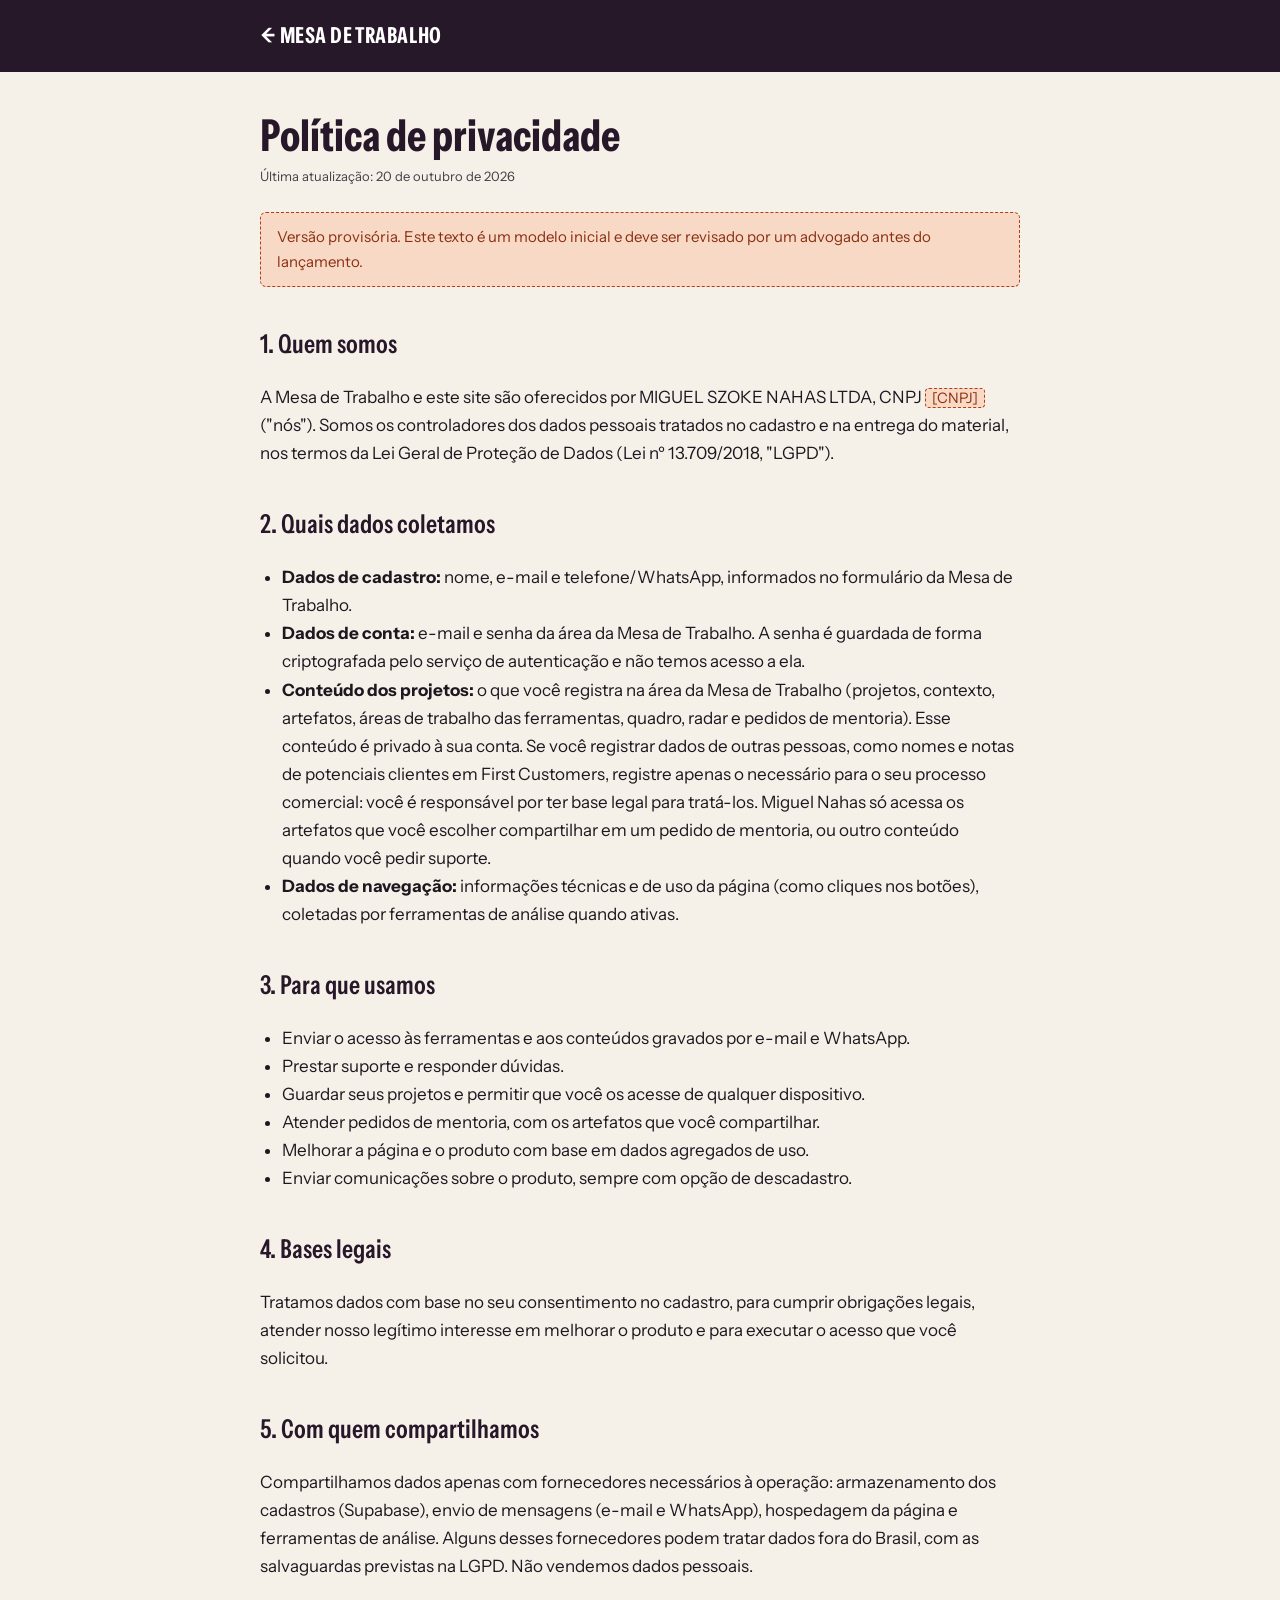
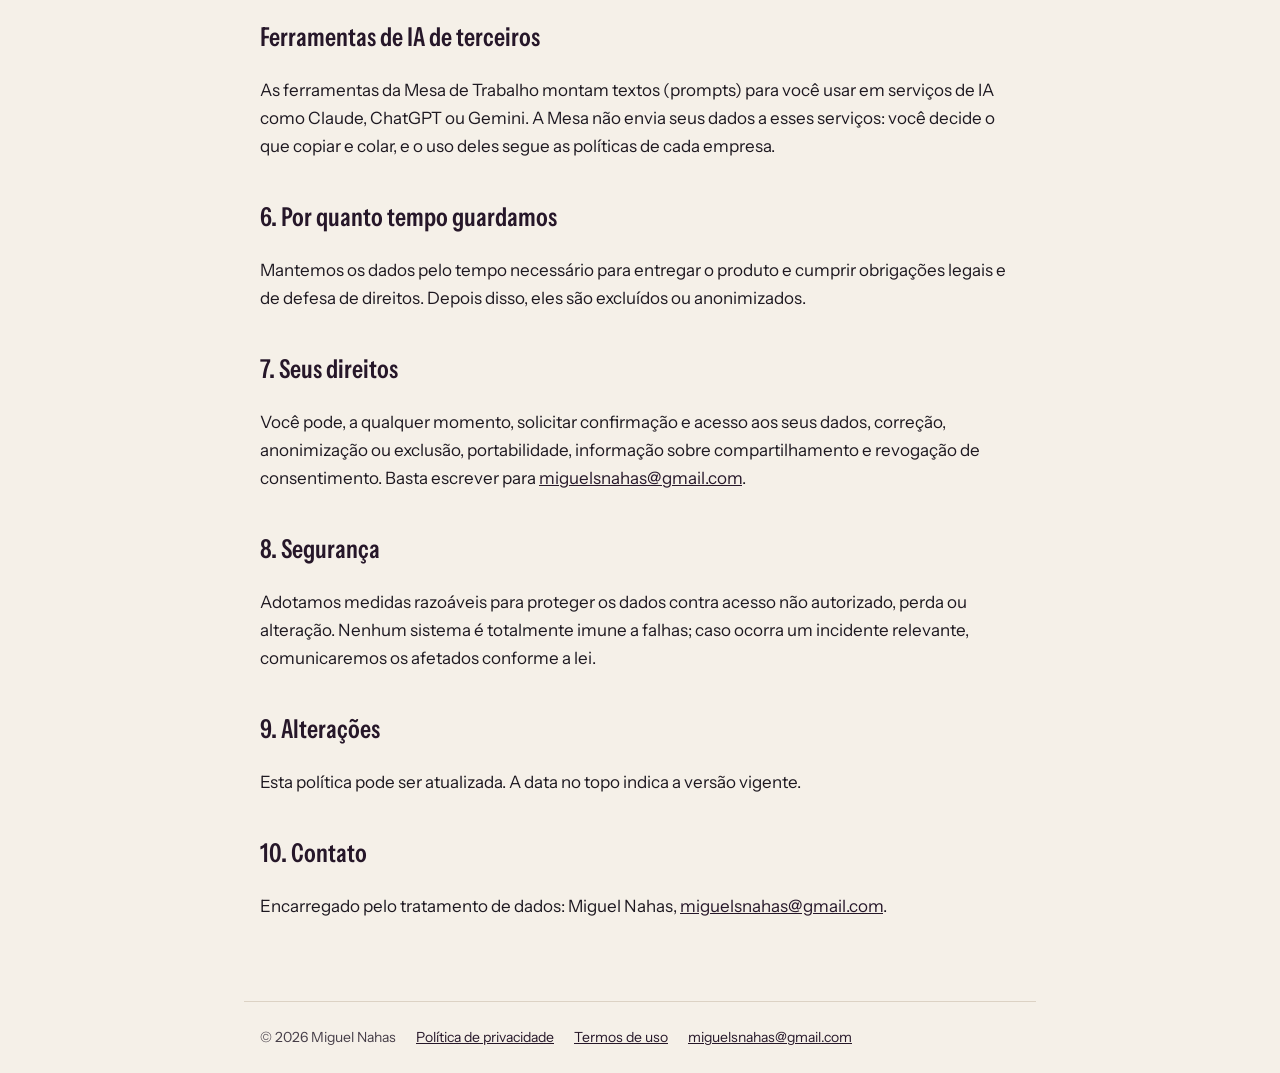
<file: privacidade.html>
<!doctype html>
<html lang="pt-BR">
<head>
<meta charset="utf-8">
<meta name="viewport" content="width=device-width, initial-scale=1">
<title>Política de privacidade | Zero to First</title>
<meta name="robots" content="noindex">
<link rel="icon" href="data:image/svg+xml,%3Csvg xmlns='http://www.w3.org/2000/svg' viewBox='0 0 32 32'%3E%3Crect width='32' height='32' rx='6' fill='%23261729'/%3E%3Cpath d='M8 16h16M18 10l6 6-6 6' stroke='%23E0592A' stroke-width='3.5' fill='none' stroke-linecap='round' stroke-linejoin='round'/%3E%3C/svg%3E">
<link rel="preconnect" href="https://fonts.googleapis.com">
<link href="https://fonts.googleapis.com/css2?family=Fraunces:ital,opsz,wght@0,9..144,400..600;1,9..144,400..500&amp;family=Instrument+Sans:wdth,wght@75..100,400..700&amp;display=swap" rel="stylesheet">
<style>
body{margin:0;background:#F5F0E8;color:#1D1820;font-family:'Instrument Sans',system-ui,sans-serif;font-size:17px;line-height:1.65}
a{color:#261729}
header{background:#261729}
header div{max-width:760px;margin:0 auto;padding:18px 16px}
header a{color:#fff;text-decoration:none;font-family:'Instrument Sans',sans-serif;font-stretch:75%;font-weight:700;font-size:22px;letter-spacing:.02em}
main{max-width:760px;margin:0 auto;padding:40px 16px 64px}
h1{font-family:'Instrument Sans',sans-serif;font-stretch:75%;font-weight:700;font-size:44px;line-height:1.05;color:#261729;margin:0 0 8px}
h2{font-family:'Instrument Sans',sans-serif;font-stretch:75%;font-weight:600;font-size:26px;color:#261729;margin:36px 0 8px}
.meta{font-family:'Instrument Sans',sans-serif;font-size:13px;color:#463E48;margin:0 0 24px}
.note{background:#F8D9C6;border:1px dashed #B13D16;color:#8A2F10;border-radius:6px;padding:12px 16px;font-size:15px}
.tbd{background:#F8D9C6;border:1px dashed #B13D16;color:#8A2F10;border-radius:4px;padding:0 6px;font-family:'Instrument Sans',sans-serif;font-size:.85em}
ul{padding-left:22px}
footer{border-top:1px solid #DCD2C4;max-width:760px;margin:0 auto;padding:24px 16px;font-size:14px;color:#463E48;display:flex;flex-wrap:wrap;gap:8px 20px}
</style>
</head>
<body>
<header><div><a href="toolkit/">← MESA DE TRABALHO</a></div></header>
<main>
<h1>Política de privacidade</h1>
<p class="meta">Última atualização: 20 de outubro de 2026</p>
<p class="note">Versão provisória. Este texto é um modelo inicial e deve ser revisado por um advogado antes do lançamento.</p>

<h2>1. Quem somos</h2>
<p>A Mesa de Trabalho e este site são oferecidos por MIGUEL SZOKE NAHAS LTDA, CNPJ <span class="tbd">[CNPJ]</span> ("nós"). Somos os controladores dos dados pessoais tratados no cadastro e na entrega do material, nos termos da Lei Geral de Proteção de Dados (Lei nº 13.709/2018, "LGPD").</p>

<h2>2. Quais dados coletamos</h2>
<ul>
<li><strong>Dados de cadastro:</strong> nome, e-mail e telefone/WhatsApp, informados no formulário da Mesa de Trabalho.</li>
<li><strong>Dados de conta:</strong> e-mail e senha da área da Mesa de Trabalho. A senha é guardada de forma criptografada pelo serviço de autenticação e não temos acesso a ela.</li>
<li><strong>Conteúdo dos projetos:</strong> o que você registra na área da Mesa de Trabalho (projetos, contexto, artefatos, áreas de trabalho das ferramentas, quadro, radar e pedidos de mentoria). Esse conteúdo é privado à sua conta. Se você registrar dados de outras pessoas, como nomes e notas de potenciais clientes em First Customers, registre apenas o necessário para o seu processo comercial: você é responsável por ter base legal para tratá-los. Miguel Nahas só acessa os artefatos que você escolher compartilhar em um pedido de mentoria, ou outro conteúdo quando você pedir suporte.</li>
<li><strong>Dados de navegação:</strong> informações técnicas e de uso da página (como cliques nos botões), coletadas por ferramentas de análise quando ativas.</li>
</ul>

<h2>3. Para que usamos</h2>
<ul>
<li>Enviar o acesso às ferramentas e aos conteúdos gravados por e-mail e WhatsApp.</li>
<li>Prestar suporte e responder dúvidas.</li>
<li>Guardar seus projetos e permitir que você os acesse de qualquer dispositivo.</li>
<li>Atender pedidos de mentoria, com os artefatos que você compartilhar.</li>
<li>Melhorar a página e o produto com base em dados agregados de uso.</li>
<li>Enviar comunicações sobre o produto, sempre com opção de descadastro.</li>
</ul>

<h2>4. Bases legais</h2>
<p>Tratamos dados com base no seu consentimento no cadastro, para cumprir obrigações legais, atender nosso legítimo interesse em melhorar o produto e para executar o acesso que você solicitou.</p>

<h2>5. Com quem compartilhamos</h2>
<p>Compartilhamos dados apenas com fornecedores necessários à operação: armazenamento dos cadastros (Supabase), envio de mensagens (e-mail e WhatsApp), hospedagem da página e ferramentas de análise. Alguns desses fornecedores podem tratar dados fora do Brasil, com as salvaguardas previstas na LGPD. Não vendemos dados pessoais.</p>

<h2>Ferramentas de IA de terceiros</h2>
<p>As ferramentas da Mesa de Trabalho montam textos (prompts) para você usar em serviços de IA como Claude, ChatGPT ou Gemini. A Mesa não envia seus dados a esses serviços: você decide o que copiar e colar, e o uso deles segue as políticas de cada empresa.</p>

<h2>6. Por quanto tempo guardamos</h2>
<p>Mantemos os dados pelo tempo necessário para entregar o produto e cumprir obrigações legais e de defesa de direitos. Depois disso, eles são excluídos ou anonimizados.</p>

<h2>7. Seus direitos</h2>
<p>Você pode, a qualquer momento, solicitar confirmação e acesso aos seus dados, correção, anonimização ou exclusão, portabilidade, informação sobre compartilhamento e revogação de consentimento. Basta escrever para <a href="mailto:miguelsnahas@gmail.com">miguelsnahas@gmail.com</a>.</p>

<h2>8. Segurança</h2>
<p>Adotamos medidas razoáveis para proteger os dados contra acesso não autorizado, perda ou alteração. Nenhum sistema é totalmente imune a falhas; caso ocorra um incidente relevante, comunicaremos os afetados conforme a lei.</p>

<h2>9. Alterações</h2>
<p>Esta política pode ser atualizada. A data no topo indica a versão vigente.</p>

<h2>10. Contato</h2>
<p>Encarregado pelo tratamento de dados: Miguel Nahas, <a href="mailto:miguelsnahas@gmail.com">miguelsnahas@gmail.com</a>.</p>
</main>
<footer><span>© 2026 Miguel Nahas</span><a href="privacidade.html">Política de privacidade</a><a href="termos.html">Termos de uso</a><a href="mailto:miguelsnahas@gmail.com">miguelsnahas@gmail.com</a></footer>
</body>
</html>
</file>
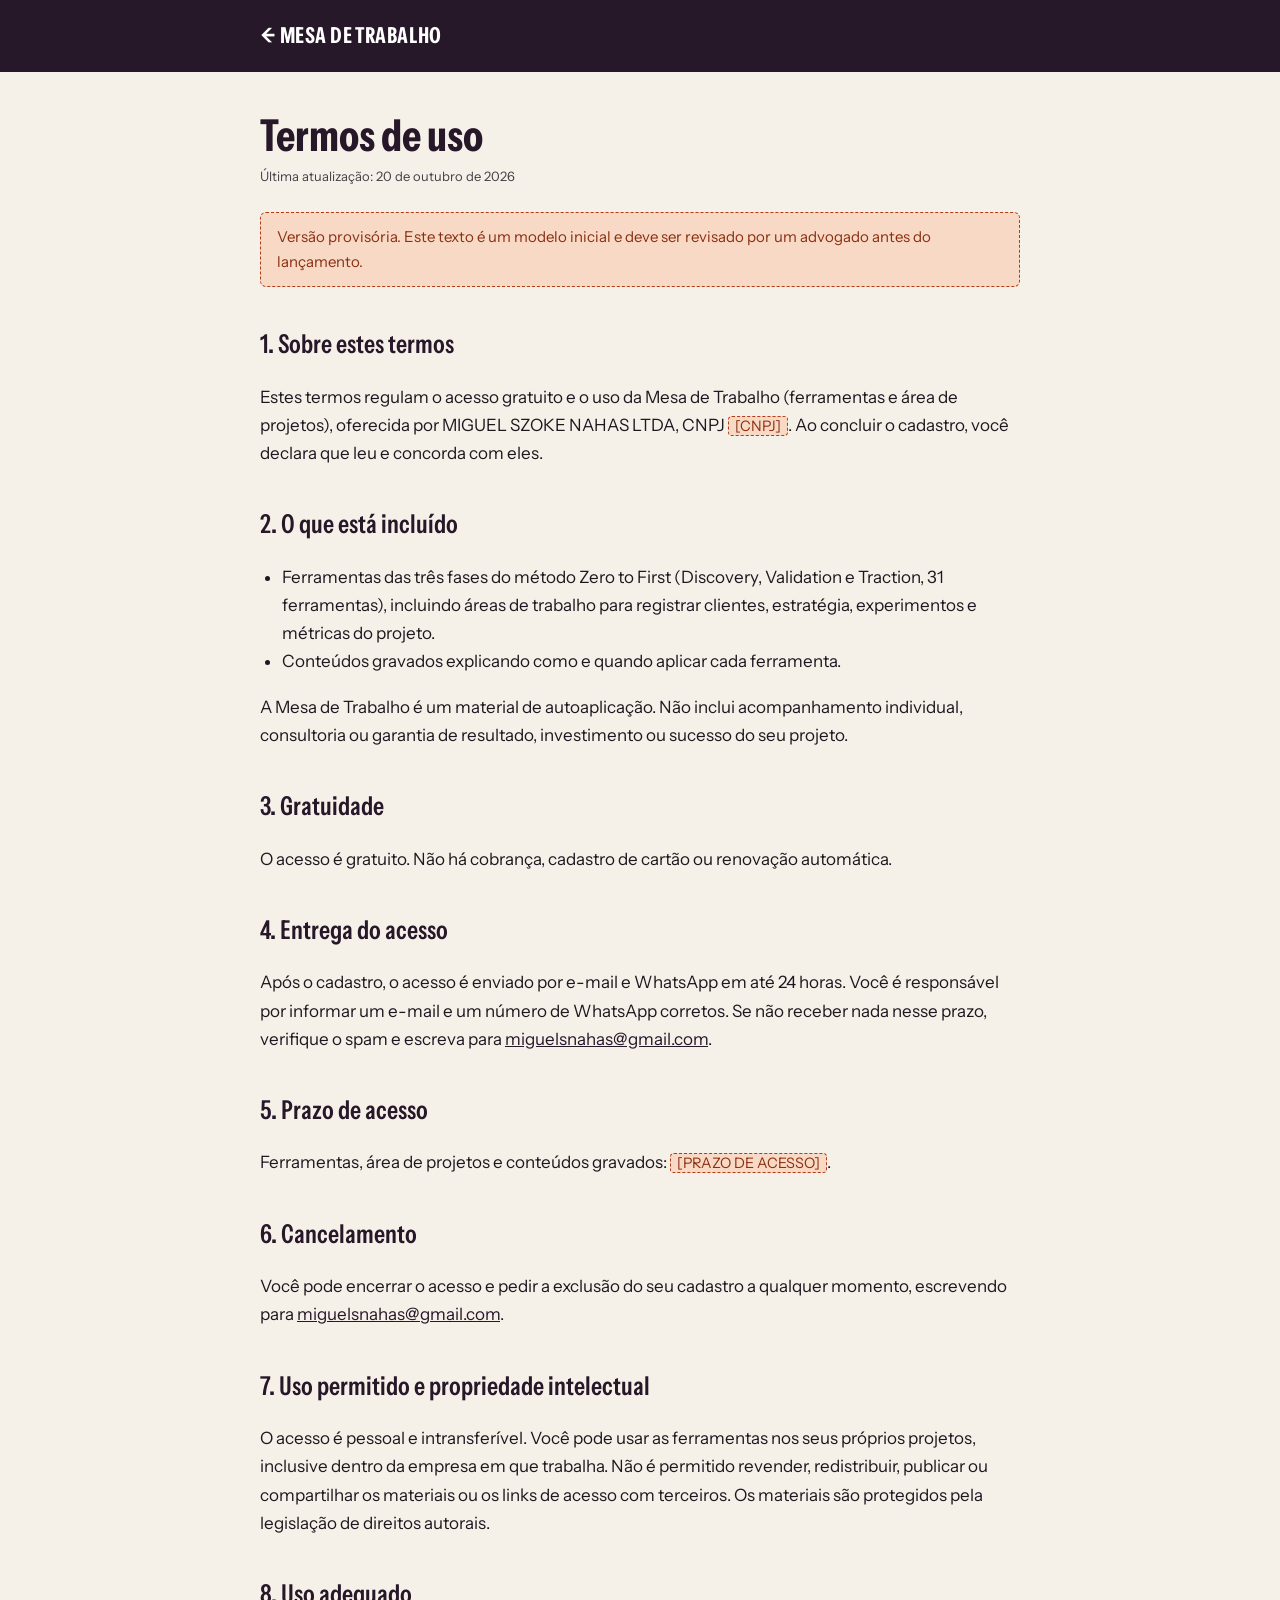
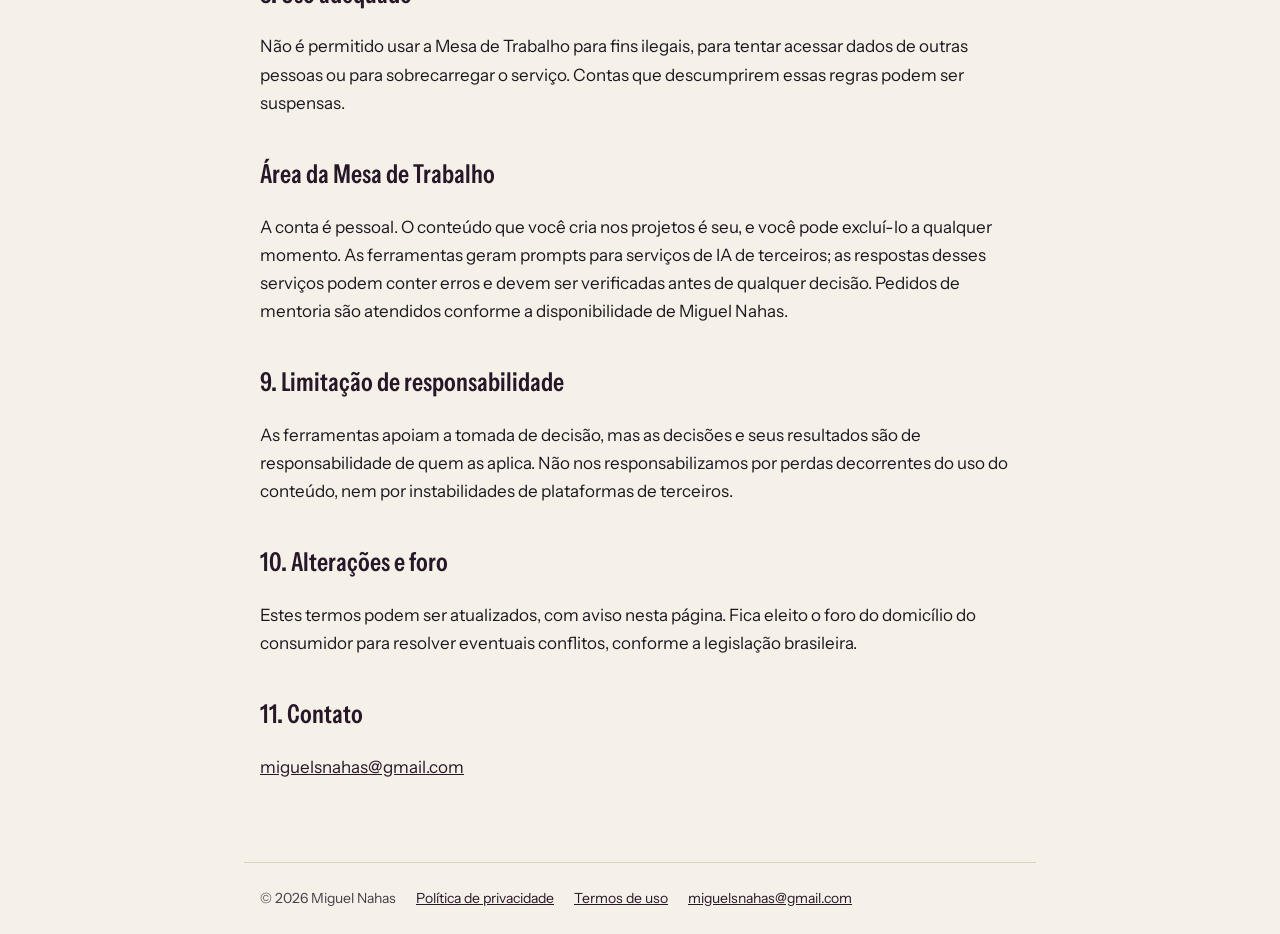
<file: termos.html>
<!doctype html>
<html lang="pt-BR">
<head>
<meta charset="utf-8">
<meta name="viewport" content="width=device-width, initial-scale=1">
<title>Termos de uso | Zero to First</title>
<meta name="robots" content="noindex">
<link rel="icon" href="data:image/svg+xml,%3Csvg xmlns='http://www.w3.org/2000/svg' viewBox='0 0 32 32'%3E%3Crect width='32' height='32' rx='6' fill='%23261729'/%3E%3Cpath d='M8 16h16M18 10l6 6-6 6' stroke='%23E0592A' stroke-width='3.5' fill='none' stroke-linecap='round' stroke-linejoin='round'/%3E%3C/svg%3E">
<link rel="preconnect" href="https://fonts.googleapis.com">
<link href="https://fonts.googleapis.com/css2?family=Fraunces:ital,opsz,wght@0,9..144,400..600;1,9..144,400..500&amp;family=Instrument+Sans:wdth,wght@75..100,400..700&amp;display=swap" rel="stylesheet">
<style>
body{margin:0;background:#F5F0E8;color:#1D1820;font-family:'Instrument Sans',system-ui,sans-serif;font-size:17px;line-height:1.65}
a{color:#261729}
header{background:#261729}
header div{max-width:760px;margin:0 auto;padding:18px 16px}
header a{color:#fff;text-decoration:none;font-family:'Instrument Sans',sans-serif;font-stretch:75%;font-weight:700;font-size:22px;letter-spacing:.02em}
main{max-width:760px;margin:0 auto;padding:40px 16px 64px}
h1{font-family:'Instrument Sans',sans-serif;font-stretch:75%;font-weight:700;font-size:44px;line-height:1.05;color:#261729;margin:0 0 8px}
h2{font-family:'Instrument Sans',sans-serif;font-stretch:75%;font-weight:600;font-size:26px;color:#261729;margin:36px 0 8px}
.meta{font-family:'Instrument Sans',sans-serif;font-size:13px;color:#463E48;margin:0 0 24px}
.note{background:#F8D9C6;border:1px dashed #B13D16;color:#8A2F10;border-radius:6px;padding:12px 16px;font-size:15px}
.tbd{background:#F8D9C6;border:1px dashed #B13D16;color:#8A2F10;border-radius:4px;padding:0 6px;font-family:'Instrument Sans',sans-serif;font-size:.85em}
ul{padding-left:22px}
footer{border-top:1px solid #DCD2C4;max-width:760px;margin:0 auto;padding:24px 16px;font-size:14px;color:#463E48;display:flex;flex-wrap:wrap;gap:8px 20px}
</style>
</head>
<body>
<header><div><a href="toolkit/">← MESA DE TRABALHO</a></div></header>
<main>
<h1>Termos de uso</h1>
<p class="meta">Última atualização: 20 de outubro de 2026</p>
<p class="note">Versão provisória. Este texto é um modelo inicial e deve ser revisado por um advogado antes do lançamento.</p>

<h2>1. Sobre estes termos</h2>
<p>Estes termos regulam o acesso gratuito e o uso da Mesa de Trabalho (ferramentas e área de projetos), oferecida por MIGUEL SZOKE NAHAS LTDA, CNPJ <span class="tbd">[CNPJ]</span>. Ao concluir o cadastro, você declara que leu e concorda com eles.</p>

<h2>2. O que está incluído</h2>
<ul>
<li>Ferramentas das três fases do método Zero to First (Discovery, Validation e Traction, 31 ferramentas), incluindo áreas de trabalho para registrar clientes, estratégia, experimentos e métricas do projeto.</li>
<li>Conteúdos gravados explicando como e quando aplicar cada ferramenta.</li>
</ul>
<p>A Mesa de Trabalho é um material de autoaplicação. Não inclui acompanhamento individual, consultoria ou garantia de resultado, investimento ou sucesso do seu projeto.</p>

<h2>3. Gratuidade</h2>
<p>O acesso é gratuito. Não há cobrança, cadastro de cartão ou renovação automática.</p>

<h2>4. Entrega do acesso</h2>
<p>Após o cadastro, o acesso é enviado por e-mail e WhatsApp em até 24 horas. Você é responsável por informar um e-mail e um número de WhatsApp corretos. Se não receber nada nesse prazo, verifique o spam e escreva para <a href="mailto:miguelsnahas@gmail.com">miguelsnahas@gmail.com</a>.</p>

<h2>5. Prazo de acesso</h2>
<p>Ferramentas, área de projetos e conteúdos gravados: <span class="tbd">[PRAZO DE ACESSO]</span>.</p>

<h2>6. Cancelamento</h2>
<p>Você pode encerrar o acesso e pedir a exclusão do seu cadastro a qualquer momento, escrevendo para <a href="mailto:miguelsnahas@gmail.com">miguelsnahas@gmail.com</a>.</p>

<h2>7. Uso permitido e propriedade intelectual</h2>
<p>O acesso é pessoal e intransferível. Você pode usar as ferramentas nos seus próprios projetos, inclusive dentro da empresa em que trabalha. Não é permitido revender, redistribuir, publicar ou compartilhar os materiais ou os links de acesso com terceiros. Os materiais são protegidos pela legislação de direitos autorais.</p>

<h2>8. Uso adequado</h2>
<p>Não é permitido usar a Mesa de Trabalho para fins ilegais, para tentar acessar dados de outras pessoas ou para sobrecarregar o serviço. Contas que descumprirem essas regras podem ser suspensas.</p>

<h2>Área da Mesa de Trabalho</h2>
<p>A conta é pessoal. O conteúdo que você cria nos projetos é seu, e você pode excluí-lo a qualquer momento. As ferramentas geram prompts para serviços de IA de terceiros; as respostas desses serviços podem conter erros e devem ser verificadas antes de qualquer decisão. Pedidos de mentoria são atendidos conforme a disponibilidade de Miguel Nahas.</p>

<h2>9. Limitação de responsabilidade</h2>
<p>As ferramentas apoiam a tomada de decisão, mas as decisões e seus resultados são de responsabilidade de quem as aplica. Não nos responsabilizamos por perdas decorrentes do uso do conteúdo, nem por instabilidades de plataformas de terceiros.</p>

<h2>10. Alterações e foro</h2>
<p>Estes termos podem ser atualizados, com aviso nesta página. Fica eleito o foro do domicílio do consumidor para resolver eventuais conflitos, conforme a legislação brasileira.</p>

<h2>11. Contato</h2>
<p><a href="mailto:miguelsnahas@gmail.com">miguelsnahas@gmail.com</a></p>
</main>
<footer><span>© 2026 Miguel Nahas</span><a href="privacidade.html">Política de privacidade</a><a href="termos.html">Termos de uso</a><a href="mailto:miguelsnahas@gmail.com">miguelsnahas@gmail.com</a></footer>
</body>
</html>
</file>
